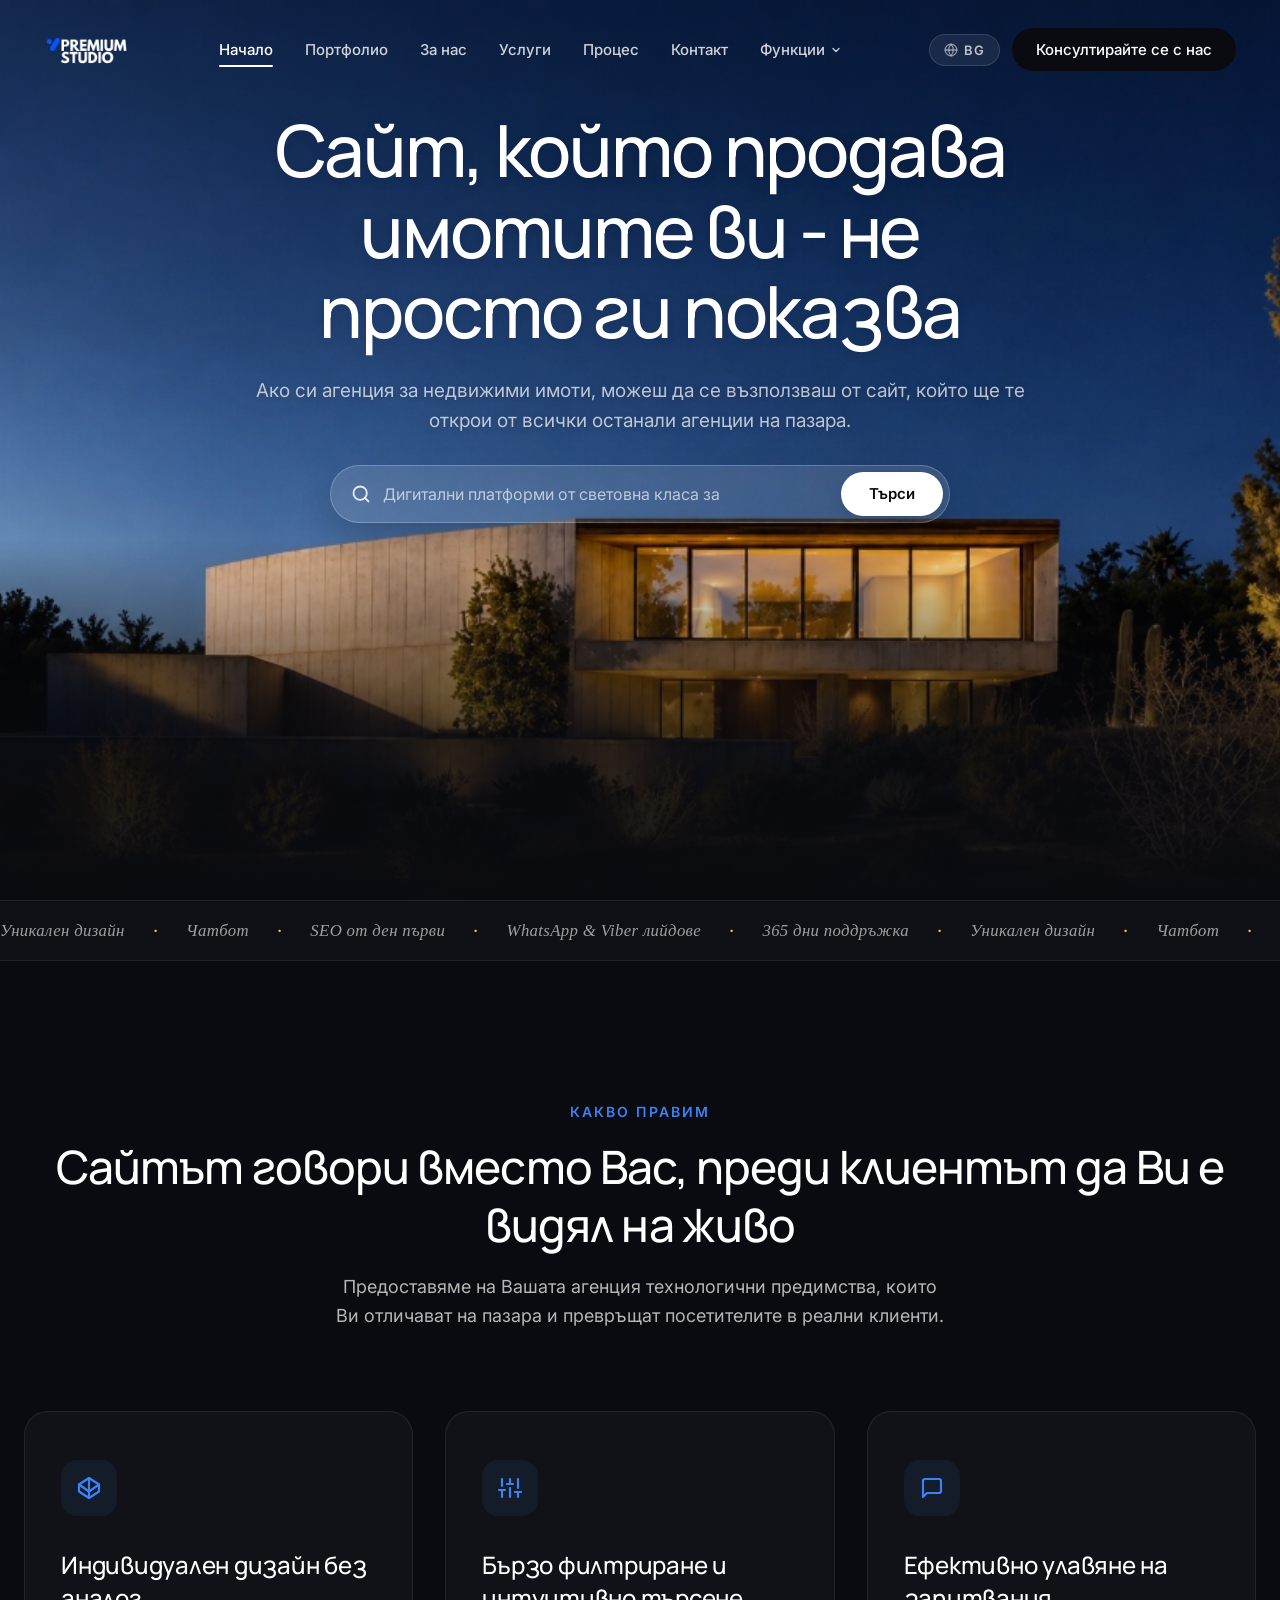
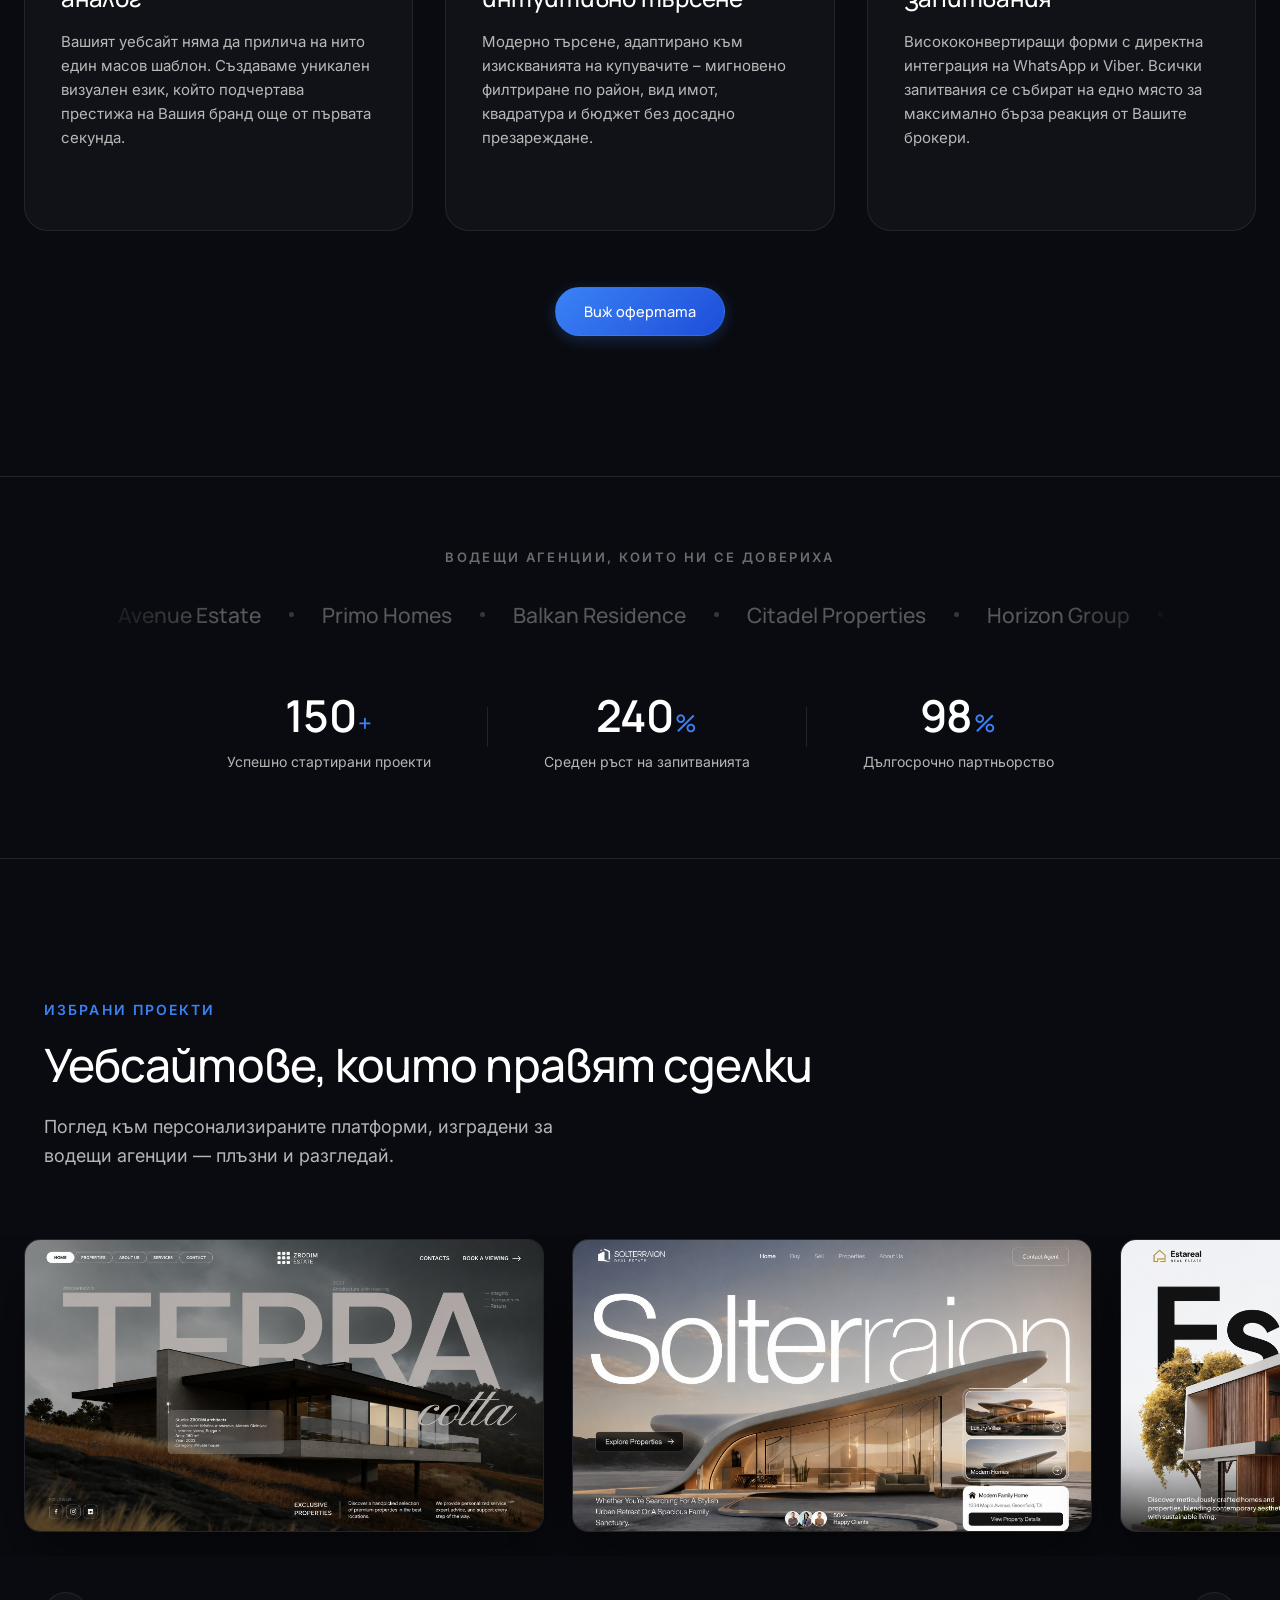
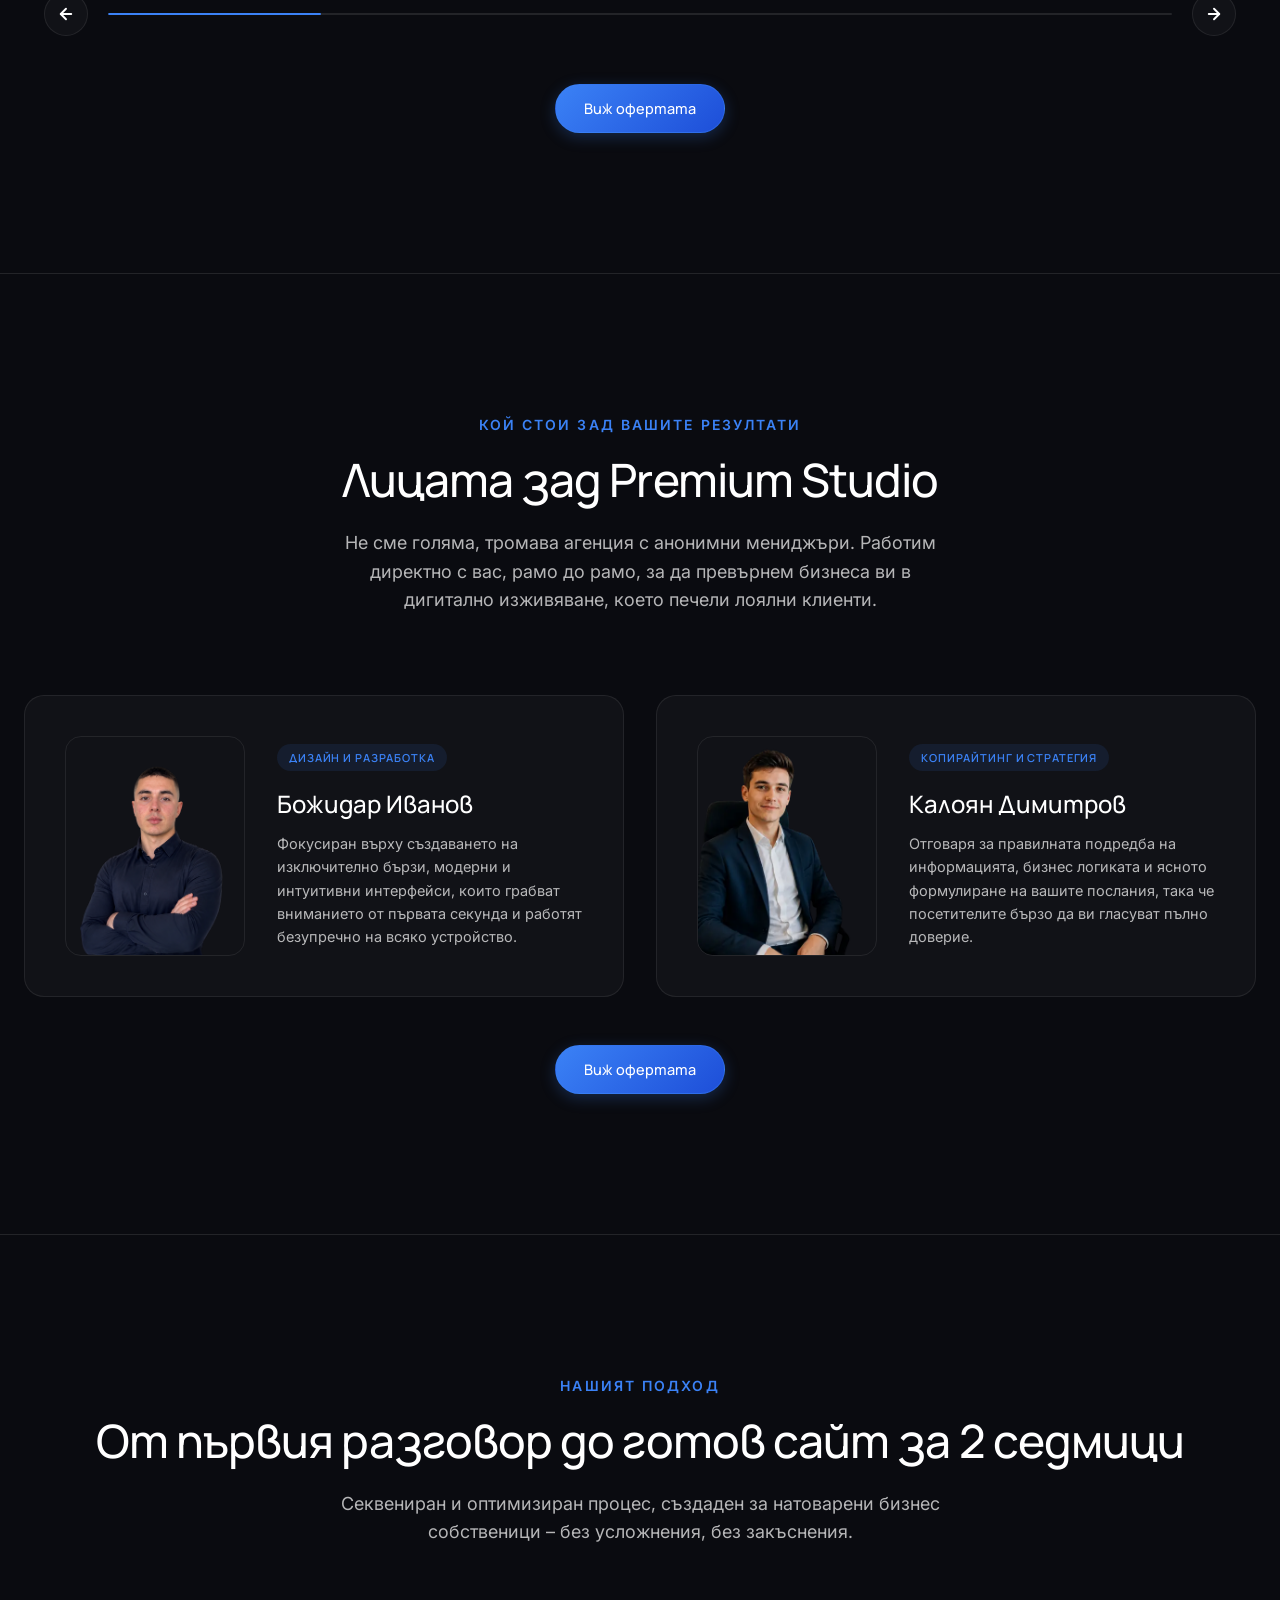
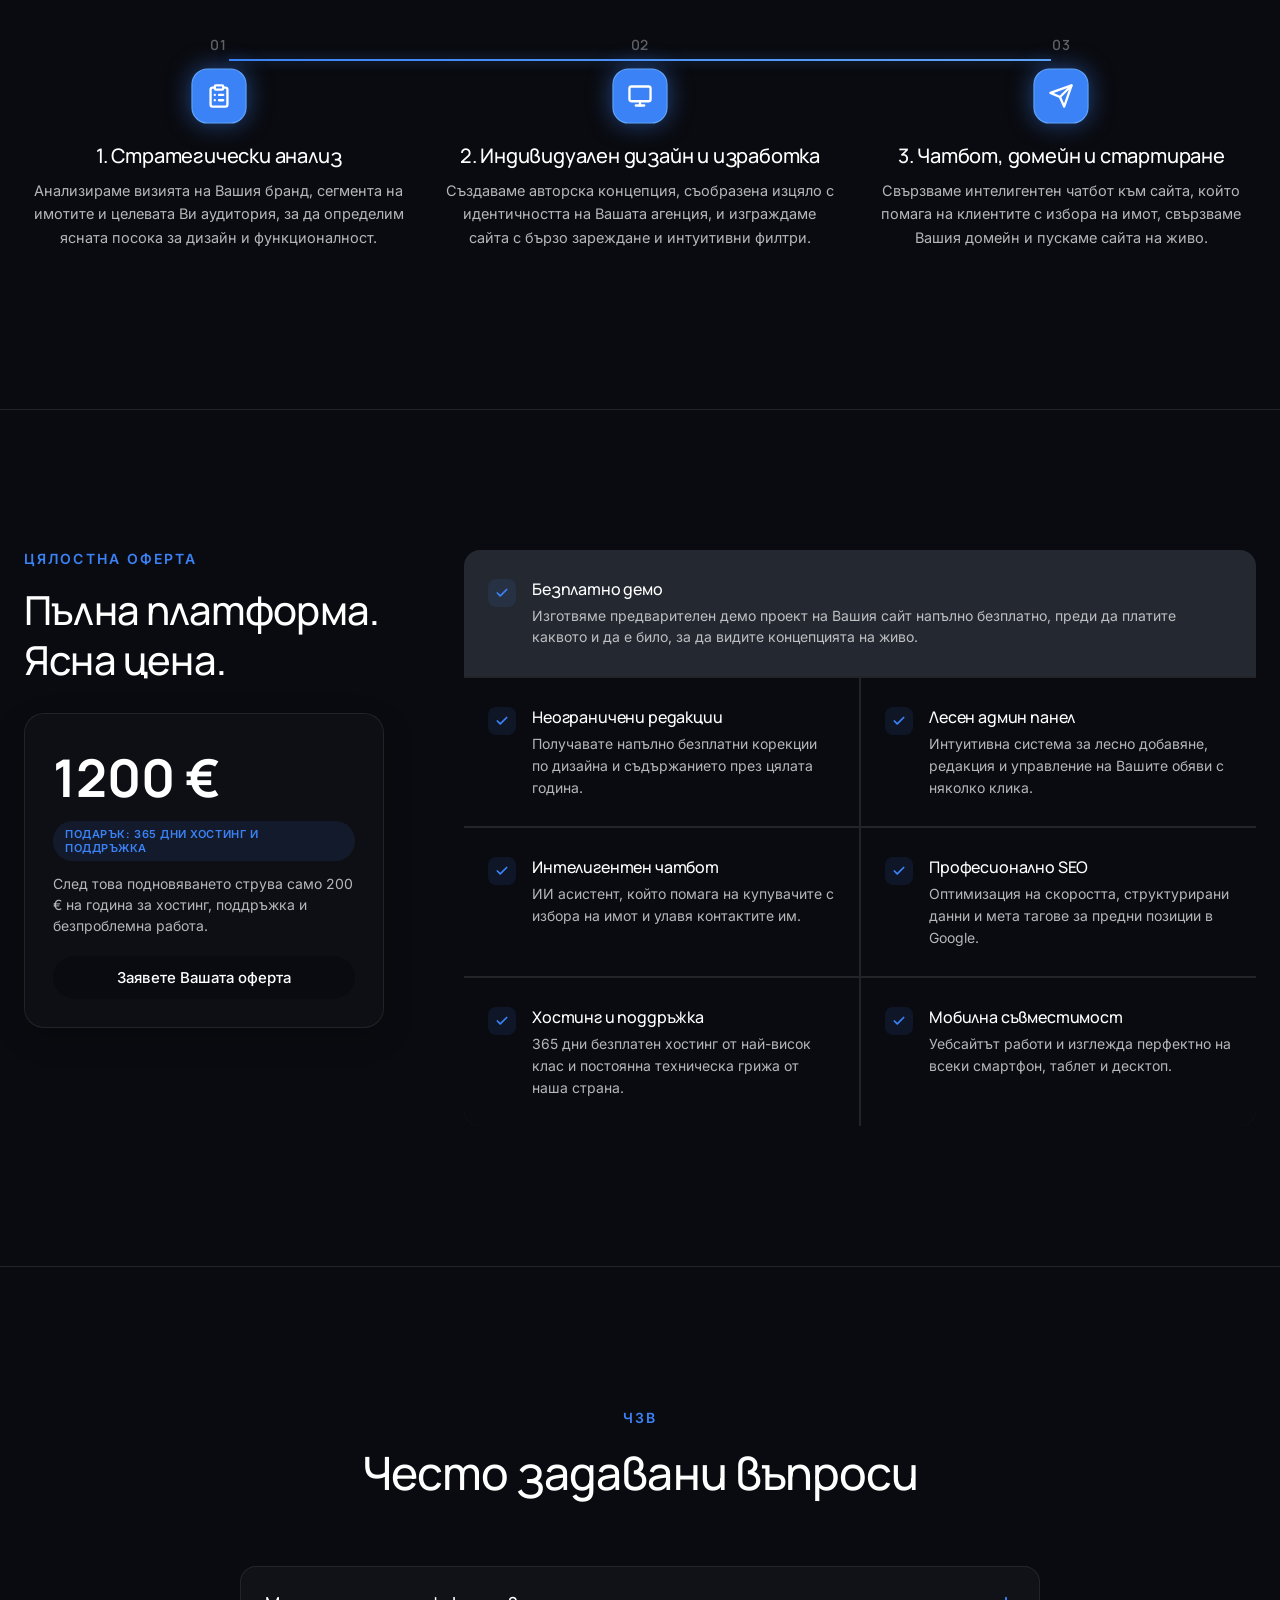
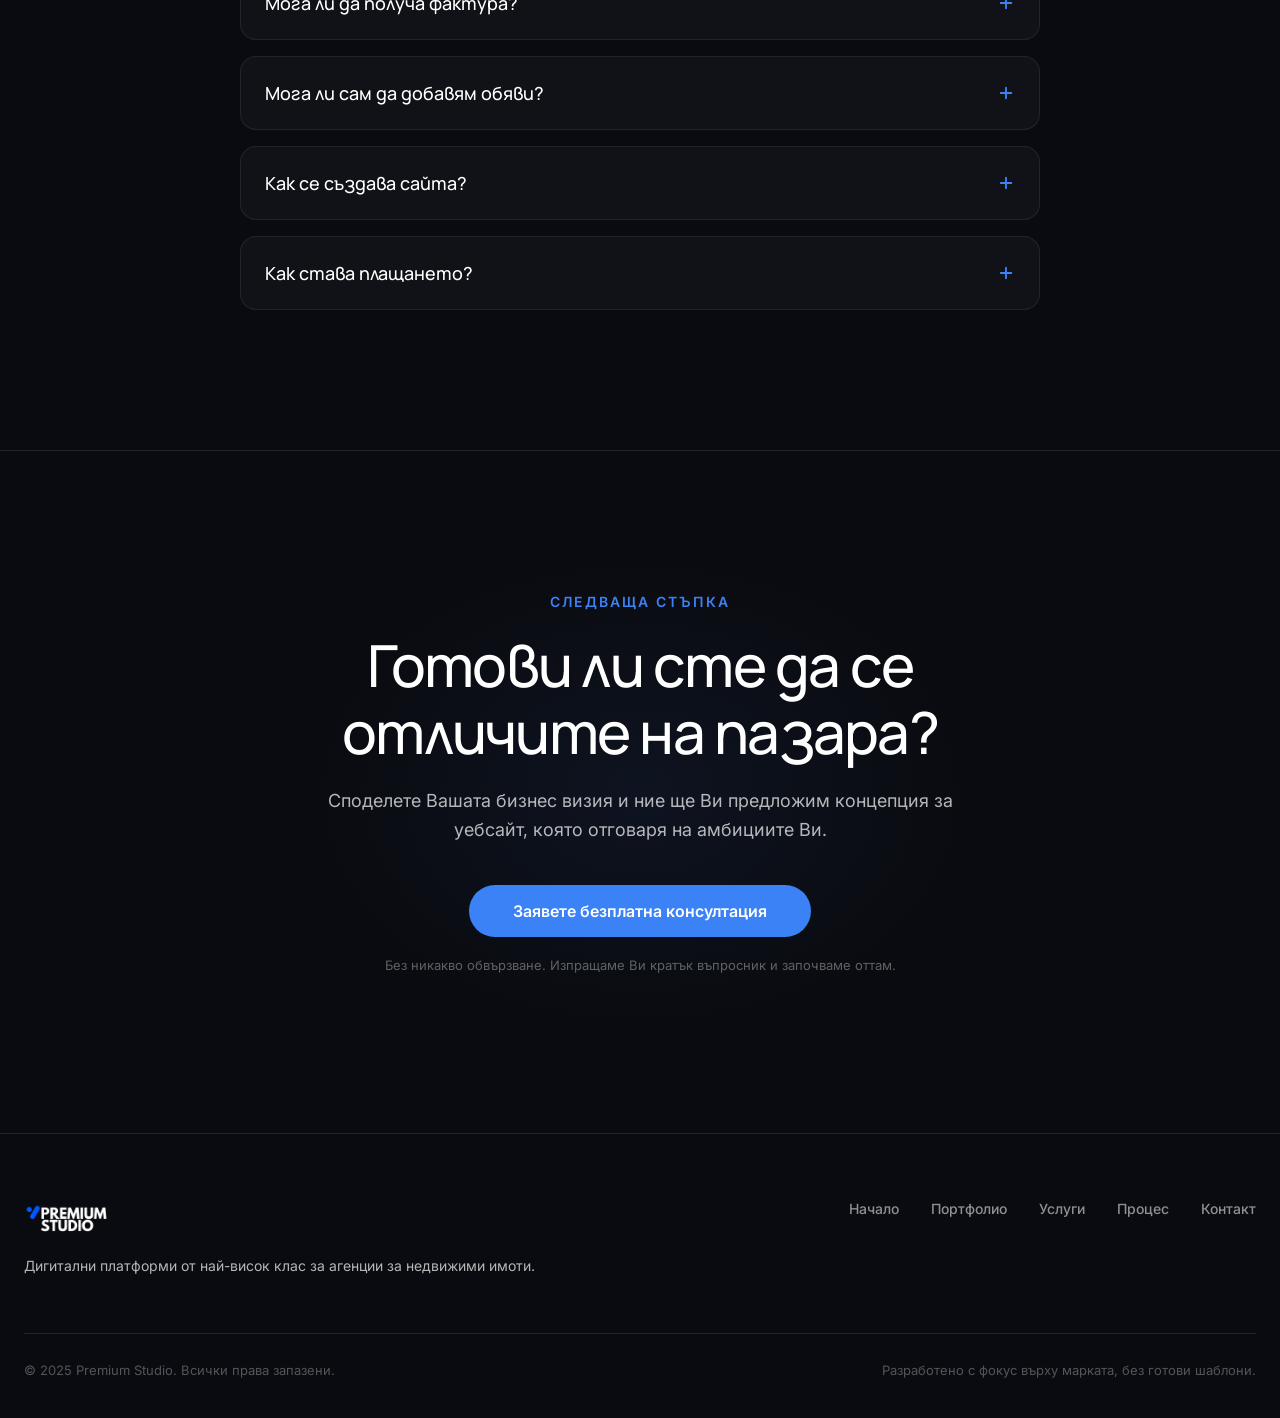
<file: index.html>
<!DOCTYPE html>
<html lang="bg">
<head>
  <meta charset="UTF-8">
  <meta name="viewport" content="width=device-width, initial-scale=1.0">
  <title>Premium Studio — World-Class Websites for Real Estate Agencies</title>
  <meta name="description" content="We design and build bespoke, high-converting websites for premium real estate agencies. Elevate your property brand today.">
  <link rel="preconnect" href="https://fonts.googleapis.com">
  <link rel="preconnect" href="https://fonts.gstatic.com" crossorigin>
  <link href="https://fonts.googleapis.com/css2?family=Outfit:wght@300;400;500;600;700&family=Manrope:wght@300;400;500;600;700&family=Inter:wght@300;400;500;600&display=swap" rel="stylesheet">
  <link rel="stylesheet" href="style.css?v=1.7">
</head>
<body>

  <!-- Header -->
  <header class="header" id="header">
    <div class="header-container">
      <a href="#" class="logo" id="logo-link">
        <img src="premium_studio_logo.png" alt="Premium Studio" class="logo-img">
      </a>

      <nav class="nav" id="desktop-nav">
        <ul class="nav-list">
          <li class="nav-item"><a href="#" class="nav-link active" data-i18n="nav.home">Home</a></li>
          <li class="nav-item"><a href="#portfolio-section" class="nav-link" data-i18n="nav.portfolio">Portfolio</a></li>
          <li class="nav-item"><a href="#about-section" class="nav-link" data-i18n="nav.about">About Us</a></li>
          <li class="nav-item"><a href="#" class="nav-link" data-i18n="nav.services">Services</a></li>
          <li class="nav-item"><a href="#" class="nav-link" data-i18n="nav.process">Process</a></li>
          <li class="nav-item"><a href="#" class="nav-link" data-i18n="nav.contact">Contact</a></li>
          <li class="nav-item dropdown" id="pages-dropdown">
            <a href="#" class="nav-link dropdown-toggle" id="dropdown-toggle">
              <span data-i18n="nav.features">Features</span>
              <svg class="chevron-icon" width="12" height="12" viewBox="0 0 24 24" fill="none" stroke="currentColor" stroke-width="2.5" stroke-linecap="round" stroke-linejoin="round">
                <polyline points="6 9 12 15 18 9"></polyline>
              </svg>
            </a>
            <ul class="dropdown-menu" id="dropdown-menu">
              <li><a href="#" class="dropdown-item" data-i18n="nav.feat.idx">IDX/MLS Feeds</a></li>
              <li><a href="#" class="dropdown-item" data-i18n="nav.feat.maps">Interactive Maps</a></li>
              <li><a href="#" class="dropdown-item" data-i18n="nav.feat.crm">CRM Integrations</a></li>
              <li><a href="#" class="dropdown-item" data-i18n="nav.feat.seo">SEO Tuning</a></li>
            </ul>
          </li>
        </ul>
      </nav>

      <div class="header-actions">
        <button class="lang-toggle" id="lang-toggle" aria-label="Switch language">
          <svg width="14" height="14" viewBox="0 0 24 24" fill="none" stroke="currentColor" stroke-width="2.2" stroke-linecap="round" stroke-linejoin="round">
            <circle cx="12" cy="12" r="10"></circle>
            <line x1="2" y1="12" x2="22" y2="12"></line>
            <path d="M12 2a15.3 15.3 0 0 1 4 10 15.3 15.3 0 0 1-4 10 15.3 15.3 0 0 1-4-10 15.3 15.3 0 0 1 4-10z"></path>
          </svg>
          <span id="lang-current">BG</span>
        </button>
        <a href="#" class="btn btn-primary" id="get-started-btn" data-i18n="nav.cta">Get started</a>
        <button class="mobile-menu-toggle" id="menu-toggle" aria-label="Toggle Menu">
          <span class="bar"></span>
          <span class="bar"></span>
          <span class="bar"></span>
        </button>
      </div>
    </div>
  </header>

  <!-- Mobile Nav -->
  <div class="mobile-nav" id="mobile-nav">
    <ul class="mobile-nav-list">
      <li><a href="#" class="mobile-nav-link active" data-i18n="nav.home">Home</a></li>
      <li><a href="#portfolio-section" class="mobile-nav-link" data-i18n="nav.portfolio">Portfolio</a></li>
      <li><a href="#about-section" class="mobile-nav-link" data-i18n="nav.about">About Us</a></li>
      <li><a href="#" class="mobile-nav-link" data-i18n="nav.services">Services</a></li>
      <li><a href="#" class="mobile-nav-link" data-i18n="nav.process">Process</a></li>
      <li><a href="#" class="mobile-nav-link" data-i18n="nav.contact">Contact</a></li>
      <li class="mobile-dropdown">
        <button class="mobile-dropdown-toggle" id="mobile-dropdown-toggle">
          <span data-i18n="nav.features">Features</span>
          <svg class="chevron-icon" width="14" height="14" viewBox="0 0 24 24" fill="none" stroke="currentColor" stroke-width="2.5" stroke-linecap="round" stroke-linejoin="round">
            <polyline points="6 9 12 15 18 9"></polyline>
          </svg>
        </button>
        <ul class="mobile-dropdown-menu" id="mobile-dropdown-menu">
          <li><a href="#" class="mobile-dropdown-item" data-i18n="nav.feat.idx">IDX/MLS Feeds</a></li>
          <li><a href="#" class="mobile-dropdown-item" data-i18n="nav.feat.maps">Interactive Maps</a></li>
          <li><a href="#" class="mobile-dropdown-item" data-i18n="nav.feat.crm">CRM Integrations</a></li>
          <li><a href="#" class="mobile-dropdown-item" data-i18n="nav.feat.seo">SEO Tuning</a></li>
        </ul>
      </li>
      <li><a href="#" class="btn btn-primary btn-block" id="mobile-get-started-btn" data-i18n="nav.cta">Get started</a></li>
    </ul>
  </div>

  <!-- Hero -->
  <section class="hero" id="hero-section">
    <div class="hero-bg-container">
      <div class="hero-bg-image"></div>
      <div class="hero-overlay"></div>
    </div>
    <div class="hero-container">
      <div class="hero-content">
        <h1 class="hero-title" id="hero-title" data-i18n="hero.title">World-class websites for<br>real estate agencies</h1>
        <p class="hero-subtitle" id="hero-subtitle" data-i18n="hero.subtitle">We craft high-end, bespoke digital experiences for premium property brands.<br>Attract luxury listings and convert buyers with award-winning design.</p>
        <div class="hero-actions">
          <div class="search-bar-container">
            <div class="search-bar">
              <div class="search-icon-wrapper">
                <svg class="search-icon" width="20" height="20" viewBox="0 0 24 24" fill="none" stroke="currentColor" stroke-width="2.2" stroke-linecap="round" stroke-linejoin="round">
                  <circle cx="11" cy="11" r="8"></circle>
                  <line x1="21" y1="21" x2="16.65" y2="16.65"></line>
                </svg>
              </div>
              <input type="text" class="search-input" id="search-input" placeholder="" readonly>
              <button class="search-btn" id="search-submit-btn" data-i18n="hero.search_btn">Search</button>
            </div>
          </div>
        </div>
      </div>
    </div>
  </section>

  <!-- Benefits Marquee -->
  <div class="benefits-marquee-container">
    <div class="benefits-marquee-track">
      <span data-i18n="marquee.b1">Уникален дизайн</span>
      <span class="marquee-sep">·</span>
      <span data-i18n="marquee.b2">Чатбот</span>
      <span class="marquee-sep">·</span>
      <span data-i18n="marquee.b3">SEO от ден първи</span>
      <span class="marquee-sep">·</span>
      <span data-i18n="marquee.b4">WhatsApp & Viber лийдове</span>
      <span class="marquee-sep">·</span>
      <span data-i18n="marquee.b5">365 дни поддръжка</span>
      <span class="marquee-sep">·</span>

      <span data-i18n="marquee.b1">Уникален дизайн</span>
      <span class="marquee-sep">·</span>
      <span data-i18n="marquee.b2">Чатбот</span>
      <span class="marquee-sep">·</span>
      <span data-i18n="marquee.b3">SEO от ден първи</span>
      <span class="marquee-sep">·</span>
      <span data-i18n="marquee.b4">WhatsApp & Viber лийдове</span>
      <span class="marquee-sep">·</span>
      <span data-i18n="marquee.b5">365 дни поддръжка</span>
      <span class="marquee-sep">·</span>
    </div>
  </div>

  <!-- Features -->
  <section class="features-section" id="features-section">
    <div class="features-container">
      <span class="section-tag" data-i18n="feat.tag">Our Expertise</span>
      <h2 class="section-title" data-i18n="feat.title">Designed to win premium listings</h2>
      <p class="section-subtitle" data-i18n="feat.subtitle">We equip your agency with high-performance features that outpace the competition and convert leads.</p>

      <div class="features-grid">
        <div class="feature-card">
          <div class="feature-icon-wrapper">
            <svg class="feature-icon" width="24" height="24" viewBox="0 0 24 24" fill="none" stroke="currentColor" stroke-width="2.2" stroke-linecap="round" stroke-linejoin="round">
              <polygon points="12 2 22 8.5 22 15.5 12 22 2 15.5 2 8.5 12 2"></polygon>
              <line x1="12" y1="2" x2="12" y2="22"></line>
              <path d="M2 8.5l10 7 10-7"></path>
            </svg>
          </div>
          <h3 class="feature-card-title" data-i18n="feat.card1.title">Design Unlike Any Other Agency</h3>
          <p class="feature-card-desc" data-i18n="feat.card1.desc">Your website looks nothing like any other real estate agency site. Clients feel the difference the moment they arrive — a distinctive visual identity that signals premium quality before a single word is read.</p>
        </div>

        <div class="feature-card">
          <div class="feature-icon-wrapper">
            <svg class="feature-icon" width="24" height="24" viewBox="0 0 24 24" fill="none" stroke="currentColor" stroke-width="2.2" stroke-linecap="round" stroke-linejoin="round">
              <line x1="4" y1="21" x2="4" y2="14"></line>
              <line x1="4" y1="10" x2="4" y2="3"></line>
              <line x1="12" y1="21" x2="12" y2="12"></line>
              <line x1="12" y1="8" x2="12" y2="3"></line>
              <line x1="20" y1="21" x2="20" y2="16"></line>
              <line x1="20" y1="12" x2="20" y2="3"></line>
              <line x1="1" y1="14" x2="7" y2="14"></line>
              <line x1="9" y1="8" x2="15" y2="8"></line>
              <line x1="17" y1="16" x2="23" y2="16"></line>
            </svg>
          </div>
          <h3 class="feature-card-title" data-i18n="feat.card2.title">Smart Search & Filters</h3>
          <p class="feature-card-desc" data-i18n="feat.card2.desc">Advanced property search built for the local market — filter by neighborhood, property type, size, and price range, with instant results and no page reloads.</p>
        </div>

        <div class="feature-card">
          <div class="feature-icon-wrapper">
            <svg class="feature-icon" width="24" height="24" viewBox="0 0 24 24" fill="none" stroke="currentColor" stroke-width="2.2" stroke-linecap="round" stroke-linejoin="round">
              <path d="M21 15a2 2 0 0 1-2 2H7l-4 4V5a2 2 0 0 1 2-2h14a2 2 0 0 1 2 2z"></path>
            </svg>
          </div>
          <h3 class="feature-card-title" data-i18n="feat.card3.title">Lead Capture & Inquiry Flows</h3>
          <p class="feature-card-desc" data-i18n="feat.card3.desc">High-converting inquiry forms with WhatsApp and Viber integration, automated follow-up sequences, and a clean overview of every incoming lead.</p>
        </div>
      </div>

      <div class="features-cta-wrapper" style="margin-top: 56px; text-align: center;">
        <a href="#services-section" class="btn btn-cta-glow" data-i18n="feat.cta">View the Offer</a>
      </div>
    </div>
  </section>

  <!-- Trust -->
  <section class="trust-section" id="trust-section">
    <div class="trust-container">
      <p class="trust-label" data-i18n="trust.label">Trusted by ambitious agencies worldwide</p>

      <div class="marquee">
        <div class="marquee-track">
          <span class="marquee-item">Avenue Estate</span><span class="marquee-dot"></span>
          <span class="marquee-item">Primo Homes</span><span class="marquee-dot"></span>
          <span class="marquee-item">Balkan Residence</span><span class="marquee-dot"></span>
          <span class="marquee-item">Citadel Properties</span><span class="marquee-dot"></span>
          <span class="marquee-item">Horizon Group</span><span class="marquee-dot"></span>
          <span class="marquee-item">Apex Properties</span><span class="marquee-dot"></span>
          <span class="marquee-item">Perla Estate</span><span class="marquee-dot"></span>
          <span class="marquee-item">Nova Residence</span><span class="marquee-dot"></span>
          <span class="marquee-item">Avenue Estate</span><span class="marquee-dot"></span>
          <span class="marquee-item">Primo Homes</span><span class="marquee-dot"></span>
          <span class="marquee-item">Balkan Residence</span><span class="marquee-dot"></span>
          <span class="marquee-item">Citadel Properties</span><span class="marquee-dot"></span>
          <span class="marquee-item">Horizon Group</span><span class="marquee-dot"></span>
          <span class="marquee-item">Apex Properties</span><span class="marquee-dot"></span>
          <span class="marquee-item">Perla Estate</span><span class="marquee-dot"></span>
          <span class="marquee-item">Nova Residence</span><span class="marquee-dot"></span>
        </div>
      </div>

      <div class="trust-stats">
        <div class="trust-stat">
          <div class="trust-stat-value"><span class="trust-stat-number" data-count="150">0</span><span class="trust-stat-suffix">+</span></div>
          <span class="trust-stat-label" data-i18n="trust.stat1">Agencies launched</span>
        </div>
        <div class="trust-stat-divider"></div>
        <div class="trust-stat">
          <div class="trust-stat-value"><span class="trust-stat-number" data-count="240">0</span><span class="trust-stat-suffix">%</span></div>
          <span class="trust-stat-label" data-i18n="trust.stat2">Avg. inquiry increase</span>
        </div>
        <div class="trust-stat-divider"></div>
        <div class="trust-stat">
          <div class="trust-stat-value"><span class="trust-stat-number" data-count="98">0</span><span class="trust-stat-suffix">%</span></div>
          <span class="trust-stat-label" data-i18n="trust.stat3">Client retention rate</span>
        </div>
      </div>
    </div>
  </section>

  <!-- Portfolio -->
  <section class="portfolio-section" id="portfolio-section">
    <div class="portfolio-header">
      <span class="section-tag" data-i18n="port.tag">Selected Work</span>
      <h2 class="section-title" data-i18n="port.title">Websites that close listings</h2>
      <p class="section-subtitle" data-i18n="port.subtitle">A glimpse at the bespoke platforms we've engineered for premium agencies — drag to explore.</p>
    </div>

    <div class="portfolio-carousel">
      <div class="portfolio-track" id="portfolio-track">

        <article class="portfolio-card">
          <div class="browser-mockup theme-amber">
            <div class="browser-body has-image">
              <img src="zrodim_estate.jpg" alt="Zrodim Estate Website" class="mockup-img">
            </div>
          </div>
        </article>

        <article class="portfolio-card">
          <div class="browser-mockup theme-teal">
            <div class="browser-body has-image">
              <img src="solterraion.jpg" alt="Solterraion Website" class="mockup-img">
            </div>
          </div>
        </article>

        <article class="portfolio-card">
          <div class="browser-mockup theme-violet">
            <div class="browser-body has-image">
              <img src="estareal.jpg" alt="Estareal Website" class="mockup-img">
            </div>
          </div>
        </article>

        <article class="portfolio-card">
          <div class="browser-mockup theme-rose">
            <div class="browser-body has-image">
              <img src="zenesis.jpg" alt="Zenesis Website" class="mockup-img">
            </div>
          </div>
        </article>

        <article class="portfolio-card">
          <div class="browser-mockup theme-emerald">
            <div class="browser-body has-image">
              <img src="oceanview.jpg" alt="Oceanview Properties Website" class="mockup-img">
            </div>
          </div>
        </article>

      </div>

      <div class="portfolio-controls">
        <button class="portfolio-arrow" id="portfolio-prev" aria-label="Previous project">
          <svg width="18" height="18" viewBox="0 0 24 24" fill="none" stroke="currentColor" stroke-width="2.5" stroke-linecap="round" stroke-linejoin="round"><line x1="19" y1="12" x2="5" y2="12"></line><polyline points="12 19 5 12 12 5"></polyline></svg>
        </button>
        <div class="portfolio-progress"><span class="portfolio-progress-bar" id="portfolio-progress-bar"></span></div>
        <button class="portfolio-arrow" id="portfolio-next" aria-label="Next project">
          <svg width="18" height="18" viewBox="0 0 24 24" fill="none" stroke="currentColor" stroke-width="2.5" stroke-linecap="round" stroke-linejoin="round"><line x1="5" y1="12" x2="19" y2="12"></line><polyline points="12 5 19 12 12 19"></polyline></svg>
        </button>
      </div>
      
      <div class="portfolio-cta-wrapper" style="margin-top: 48px; text-align: center;">
        <a href="#services-section" class="btn btn-cta-glow" data-i18n="feat.cta">View the Offer</a>
      </div>
    </div>
  </section>

  <!-- About Us -->
  <section class="about-section" id="about-section">
    <div class="about-container">
      <span class="section-tag" data-i18n="about.tag">Who is behind your results</span>
      <h2 class="section-title" data-i18n="about.title">The Faces Behind Premium Studio</h2>
      <p class="section-subtitle" data-i18n="about.subtitle">We are not a large, slow agency with anonymous managers. We work directly with you, shoulder to shoulder, to turn your agency's site into a digital experience that wins loyal clients.</p>
      
      <div class="about-grid">
        <div class="about-card">
          <div class="about-avatar-wrapper">
            <img src="team_bozhidar.png" alt="Bozhidar Ivanov" class="about-avatar">
          </div>
          <div class="about-meta">
            <span class="about-role-tag" data-i18n="about.role1">Design & Development</span>
            <h3 data-i18n="about.member1.name">Bozhidar Ivanov</h3>
            <p class="about-member-desc" data-i18n="about.member1.desc">Focused on creating exceptionally fast, modern, and intuitive interfaces that grab attention from the first second and work flawlessly on any device.</p>
          </div>
        </div>

        <div class="about-card">
          <div class="about-avatar-wrapper">
            <img src="team_kaloyan.png" alt="Kaloyan Dimitrov" class="about-avatar">
          </div>
          <div class="about-meta">
            <span class="about-role-tag" data-i18n="about.role2">Copywriting & Strategy</span>
            <h3 data-i18n="about.member2.name">Kaloyan Dimitrov</h3>
            <p class="about-member-desc" data-i18n="about.member2.desc">Responsible for the correct structure of information, business logic, and clear formulation of your messaging, so that visitors quickly grant you full trust.</p>
          </div>
        </div>
      </div>

      <div class="about-cta-wrapper" style="margin-top: 48px; text-align: center;">
        <a href="#services-section" class="btn btn-cta-glow" data-i18n="feat.cta">View the Offer</a>
      </div>
    </div>
  </section>

  <!-- Process -->
  <section class="process-section" id="process-section">
    <div class="process-container">
      <span class="section-tag" data-i18n="proc.tag">How We Work</span>
      <h2 class="section-title" data-i18n="proc.title">From first call to live site in 2 weeks</h2>
      <p class="section-subtitle" data-i18n="proc.subtitle">A streamlined, transparent process built for busy agency owners — no guesswork, no surprises.</p>

      <div class="process-timeline">
        <div class="process-line"><span class="process-line-fill" id="process-line-fill"></span></div>

        <div class="process-step">
          <div class="process-number">01</div>
          <div class="process-icon-wrapper">
            <svg class="process-icon" width="22" height="22" viewBox="0 0 24 24" fill="none" stroke="currentColor" stroke-width="2.2" stroke-linecap="round" stroke-linejoin="round"><path d="M16 4h2a2 2 0 0 1 2 2v14a2 2 0 0 1-2 2H6a2 2 0 0 1-2-2V6a2 2 0 0 1 2-2h2"></path><rect x="8" y="2" width="8" height="4" rx="1" ry="1"></rect><line x1="12" y1="11" x2="16" y2="11"></line><line x1="12" y1="16" x2="16" y2="16"></line><line x1="8" y1="11" x2="8.01" y2="11"></line><line x1="8" y1="16" x2="8.01" y2="16"></line></svg>
          </div>
          <h3 class="process-step-title" data-i18n="proc.step1.title">Strategic Analysis</h3>
          <p class="process-step-desc" data-i18n="proc.step1.desc">We analyze your brand's vision, property segment, and target audience to define a clear direction for design and features.</p>
        </div>

        <div class="process-step">
          <div class="process-number">02</div>
          <div class="process-icon-wrapper">
            <svg class="process-icon" width="22" height="22" viewBox="0 0 24 24" fill="none" stroke="currentColor" stroke-width="2.2" stroke-linecap="round" stroke-linejoin="round"><rect x="2" y="3" width="20" height="14" rx="2" ry="2"></rect><line x1="8" y1="21" x2="16" y2="21"></line><line x1="12" y1="17" x2="12" y2="21"></line></svg>
          </div>
          <h3 class="process-step-title" data-i18n="proc.step2.title">Bespoke Design & Build</h3>
          <p class="process-step-desc" data-i18n="proc.step2.desc">We design a unique concept tailored to your agency's brand identity and develop it with clean code and high performance.</p>
        </div>

        <div class="process-step">
          <div class="process-number">03</div>
          <div class="process-icon-wrapper">
            <svg class="process-icon" width="22" height="22" viewBox="0 0 24 24" fill="none" stroke="currentColor" stroke-width="2.2" stroke-linecap="round" stroke-linejoin="round"><line x1="22" y1="2" x2="11" y2="13"></line><polygon points="22 2 15 22 11 13 2 9 22 2"></polygon></svg>
          </div>
          <h3 class="process-step-title" data-i18n="proc.step3.title">Chatbot, Domain &amp; Launch</h3>
          <p class="process-step-desc" data-i18n="proc.step3.desc">We connect an intelligent AI chatbot to help clients find properties, link your domain, and launch the platform live.</p>
        </div>
      </div>
    </div>
  </section>




  <!-- Services / What's Included -->
  <section class="services-section" id="services-section">
    <div class="services-container">
      <div class="services-header-row">
        <div class="services-header-text">
          <span class="section-tag" data-i18n="serv.tag">What's Included</span>
          <h2 class="section-title" data-i18n="serv.title">Everything your agency needs</h2>
          <div class="pricing-card" style="background: rgba(255, 255, 255, 0.02); border: 1px solid var(--color-card-border); border-radius: 20px; padding: 28px; margin: 28px 0; text-align: left; box-shadow: 0 10px 30px rgba(0, 0, 0, 0.2);">
            <div style="font-size: 52px; font-weight: 700; color: var(--color-light); font-family: var(--font-primary); margin-bottom: 8px;">1200 €</div>
            <div style="display: inline-block; font-size: 11px; font-weight: 600; color: #3b82f6; background: rgba(59, 130, 246, 0.1); padding: 6px 12px; border-radius: 100px; text-transform: uppercase; letter-spacing: 0.05em; margin-bottom: 12px;" data-i18n="serv.promo">GIFT: 365 days hosting & support</div>
            <p style="font-size: 14px; color: var(--color-text-secondary); line-height: 1.5; margin: 0 0 20px 0;" data-i18n="serv.promo_desc">Afterwards, renew hosting and support for just 200 € / year, only if you want us to keep managing everything.</p>
            <a href="#" class="btn btn-primary" style="width: 100%; text-align: center; justify-content: center; display: inline-flex;" data-i18n="serv.cta">Start the conversation</a>
          </div>
        </div>
        <div class="services-grid">
          <div class="service-item featured">
            <div class="service-check"><svg width="14" height="14" viewBox="0 0 24 24" fill="none" stroke="currentColor" stroke-width="3" stroke-linecap="round" stroke-linejoin="round"><polyline points="20 6 9 17 4 12"></polyline></svg></div>
            <div class="service-text">
              <h3 class="service-title" data-i18n="serv.i0.title">Free Demo</h3>
              <p class="service-desc" data-i18n="serv.i0.desc">We create a draft demo of your site completely free before you pay anything, so you see the concept live.</p>
            </div>
          </div>
          <div class="service-item">
            <div class="service-check"><svg width="14" height="14" viewBox="0 0 24 24" fill="none" stroke="currentColor" stroke-width="3" stroke-linecap="round" stroke-linejoin="round"><polyline points="20 6 9 17 4 12"></polyline></svg></div>
            <div class="service-text">
              <h3 class="service-title" data-i18n="serv.i1.title">Custom Visual Design</h3>
              <p class="service-desc" data-i18n="serv.i1.desc">A unique concept built around your brand — never a template.</p>
            </div>
          </div>
          <div class="service-item">
            <div class="service-check"><svg width="14" height="14" viewBox="0 0 24 24" fill="none" stroke="currentColor" stroke-width="3" stroke-linecap="round" stroke-linejoin="round"><polyline points="20 6 9 17 4 12"></polyline></svg></div>
            <div class="service-text">
              <h3 class="service-title" data-i18n="serv.i2.title">Property Listing System</h3>
              <p class="service-desc" data-i18n="serv.i2.desc">Search, smart filters, and a dedicated page for every listing.</p>
            </div>
          </div>
          <div class="service-item">
            <div class="service-check"><svg width="14" height="14" viewBox="0 0 24 24" fill="none" stroke="currentColor" stroke-width="3" stroke-linecap="round" stroke-linejoin="round"><polyline points="20 6 9 17 4 12"></polyline></svg></div>
            <div class="service-text">
              <h3 class="service-title" data-i18n="serv.i3.title">Inquiry &amp; Lead Tools</h3>
              <p class="service-desc" data-i18n="serv.i3.desc">WhatsApp and Viber integration, clean inquiry dashboard.</p>
            </div>
          </div>
          <div class="service-item">
            <div class="service-check"><svg width="14" height="14" viewBox="0 0 24 24" fill="none" stroke="currentColor" stroke-width="3" stroke-linecap="round" stroke-linejoin="round"><polyline points="20 6 9 17 4 12"></polyline></svg></div>
            <div class="service-text">
              <h3 class="service-title" data-i18n="serv.i4.title">Full SEO Setup</h3>
              <p class="service-desc" data-i18n="serv.i4.desc">Technical SEO, structured data, and meta tags built in from day one.</p>
            </div>
          </div>
          <div class="service-item">
            <div class="service-check"><svg width="14" height="14" viewBox="0 0 24 24" fill="none" stroke="currentColor" stroke-width="3" stroke-linecap="round" stroke-linejoin="round"><polyline points="20 6 9 17 4 12"></polyline></svg></div>
            <div class="service-text">
              <h3 class="service-title" data-i18n="serv.i5.title">Mobile Optimised</h3>
              <p class="service-desc" data-i18n="serv.i5.desc">Pixel-perfect on every device — desktop, tablet, and phone.</p>
            </div>
          </div>
          <div class="service-item">
            <div class="service-check"><svg width="14" height="14" viewBox="0 0 24 24" fill="none" stroke="currentColor" stroke-width="3" stroke-linecap="round" stroke-linejoin="round"><polyline points="20 6 9 17 4 12"></polyline></svg></div>
            <div class="service-text">
              <h3 class="service-title" data-i18n="serv.i6.title">Ongoing Support</h3>
              <p class="service-desc" data-i18n="serv.i6.desc">We stay on as your technical partner after launch — not a handoff.</p>
            </div>
          </div>
        </div>
      </div>
    </div>
  </section>

  <!-- FAQ Section -->
  <section class="faq-section" id="faq-section">
    <div class="faq-container">
      <span class="section-tag" data-i18n="faq.tag">FAQ</span>
      <h2 class="section-title" data-i18n="faq.title">Frequently Asked Questions</h2>
      
      <div class="faq-list">
        <div class="faq-item">
          <button class="faq-question">
            <span data-i18n="faq.q1">Мога ли да получа фактура?</span>
            <span class="faq-icon"><svg width="18" height="18" viewBox="0 0 24 24" fill="none" stroke="currentColor" stroke-width="2.5" stroke-linecap="round" stroke-linejoin="round"><line x1="12" y1="5" x2="12" y2="19"></line><line x1="5" y1="12" x2="19" y2="12"></line></svg></span>
          </button>
          <div class="faq-answer-wrapper">
            <div class="faq-answer" data-i18n="faq.a1">
              Да, издаваме официална данъчна фактура за всяко плащане.
            </div>
          </div>
        </div>

        <div class="faq-item">
          <button class="faq-question">
            <span data-i18n="faq.q2">Мога ли сам да добавям обяви?</span>
            <span class="faq-icon"><svg width="18" height="18" viewBox="0 0 24 24" fill="none" stroke="currentColor" stroke-width="2.5" stroke-linecap="round" stroke-linejoin="round"><line x1="12" y1="5" x2="12" y2="19"></line><line x1="5" y1="12" x2="19" y2="12"></line></svg></span>
          </button>
          <div class="faq-answer-wrapper">
            <div class="faq-answer" data-i18n="faq.a2">
              Да, получавате изключително лесен за ползване административен панел, чрез който можете да добавяте, променяте и премахвате имоти и обяви с няколко клика.
            </div>
          </div>
        </div>

        <div class="faq-item">
          <button class="faq-question">
            <span data-i18n="faq.q3">Как се създава сайта?</span>
            <span class="faq-icon"><svg width="18" height="18" viewBox="0 0 24 24" fill="none" stroke="currentColor" stroke-width="2.5" stroke-linecap="round" stroke-linejoin="round"><line x1="12" y1="5" x2="12" y2="19"></line><line x1="5" y1="12" x2="19" y2="12"></line></svg></span>
          </button>
          <div class="faq-answer-wrapper">
            <div class="faq-answer" data-i18n="faq.a3">
              Сайтът се разработва с помощта на най-новите модели изкуствен интелект (ИИ), създадени специално за програмиране. Използваме Claude Code и най-мощния модел Claude Opus 4.8 за безкомпромисна бързина и чист код.
            </div>
          </div>
        </div>

        <div class="faq-item">
          <button class="faq-question">
            <span data-i18n="faq.q4">Как става плащането?</span>
            <span class="faq-icon"><svg width="18" height="18" viewBox="0 0 24 24" fill="none" stroke="currentColor" stroke-width="2.5" stroke-linecap="round" stroke-linejoin="round"><line x1="12" y1="5" x2="12" y2="19"></line><line x1="5" y1="12" x2="19" y2="12"></line></svg></span>
          </button>
          <div class="faq-answer-wrapper">
            <div class="faq-answer" data-i18n="faq.a4">
              Плащането се извършва по банков път. За Ваше пълно спокойствие, в самото начало изготвяме безплатно демо на Вашия сайт. Ако дизайнът и концепцията Ви харесат, се заплащат 50% авансово, а останалата половина — едва накрая, когато сайтът е напълно готов и Ви удовлетворява на 100%.
            </div>
          </div>
        </div>
      </div>
    </div>
  </section>

  <!-- CTA -->
  <section class="cta-section" id="cta-section">
    <div class="cta-glow"></div>
    <div class="cta-container">
      <span class="section-tag" data-i18n="cta.tag">Get Started</span>
      <h2 class="cta-title" data-i18n="cta.title">Ready to stand out?</h2>
      <p class="cta-subtitle" data-i18n="cta.subtitle">Tell us about your agency and we'll show you what a site built around your brand looks like.</p>
      <a href="#" class="btn btn-cta" data-i18n="cta.btn">Start the conversation</a>
      <p class="cta-note" data-i18n="cta.note">No commitment. We'll send you a short questionnaire and take it from there.</p>
    </div>
  </section>

  <!-- Footer -->
  <footer class="footer" id="footer">
    <div class="footer-container">
      <div class="footer-top">
        <div class="footer-brand">
          <a href="#" class="logo">
            <img src="premium_studio_logo.png" alt="Premium Studio" class="logo-img">
          </a>
          <p class="footer-tagline" data-i18n="foot.tagline">World-class websites<br>for real estate agencies.</p>
        </div>
        <nav class="footer-nav">
          <ul>
            <li><a href="#" class="footer-nav-link" data-i18n="nav.home">Home</a></li>
            <li><a href="#" class="footer-nav-link" data-i18n="nav.portfolio">Portfolio</a></li>
            <li><a href="#" class="footer-nav-link" data-i18n="nav.services">Services</a></li>
            <li><a href="#" class="footer-nav-link" data-i18n="nav.process">Process</a></li>
            <li><a href="#" class="footer-nav-link" data-i18n="nav.contact">Contact</a></li>
          </ul>
        </nav>
      </div>
      <div class="footer-bottom">
        <p class="footer-copy" data-i18n="foot.copy">© 2025 Premium Studio. All rights reserved.</p>
        <p class="footer-made" data-i18n="foot.made">Built with intention, not a template.</p>
      </div>
    </div>
  </footer>

  <!-- Contact Popup -->
  <div class="popup-overlay" id="contact-popup">
    <div class="popup-container">
      <button class="popup-close" id="popup-close-btn" aria-label="Close popup">
        <svg width="20" height="20" viewBox="0 0 24 24" fill="none" stroke="currentColor" stroke-width="2.5" stroke-linecap="round" stroke-linejoin="round">
          <line x1="18" y1="6" x2="6" y2="18"></line>
          <line x1="6" y1="6" x2="18" y2="18"></line>
        </svg>
      </button>
      
      <h3 class="popup-title" data-i18n="popup.title">Request a Consultation</h3>
      <p class="popup-subtitle" data-i18n="popup.subtitle">Let's discuss how we can elevate your real estate brand online.</p>
      
      <form class="popup-form" id="telegram-contact-form">
        <div class="form-group">
          <label for="agency-name" data-i18n="popup.label.agency">Agency Name</label>
          <input type="text" id="agency-name" required placeholder="e.g. Premium Properties" data-i18n-placeholder="popup.placeholder.agency">
        </div>
        
        <div class="form-group">
          <label data-i18n="popup.label.has_site">Do you have a current website?</label>
          <div class="site-toggle-group">
            <button type="button" class="site-toggle-btn active" data-value="yes" data-i18n="popup.btn.yes">Yes</button>
            <button type="button" class="site-toggle-btn" data-value="no" data-i18n="popup.btn.no">No</button>
          </div>
          <input type="hidden" id="has-site-value" value="yes">
        </div>
        
        <div class="form-group">
          <label for="phone-number" data-i18n="popup.label.phone">Contact Phone Number</label>
          <input type="tel" id="phone-number" required placeholder="e.g. +359 888 888 888" data-i18n-placeholder="popup.placeholder.phone">
        </div>
        
        <button type="submit" class="btn btn-primary btn-block" id="form-submit-btn">
          <span data-i18n="popup.btn.submit">Send Request</span>
        </button>
        
        <p class="form-status" id="form-status-msg"></p>
      </form>
    </div>
  </div>

  <script src="main.js?v=1.7"></script>
</body>
</html>
</file>
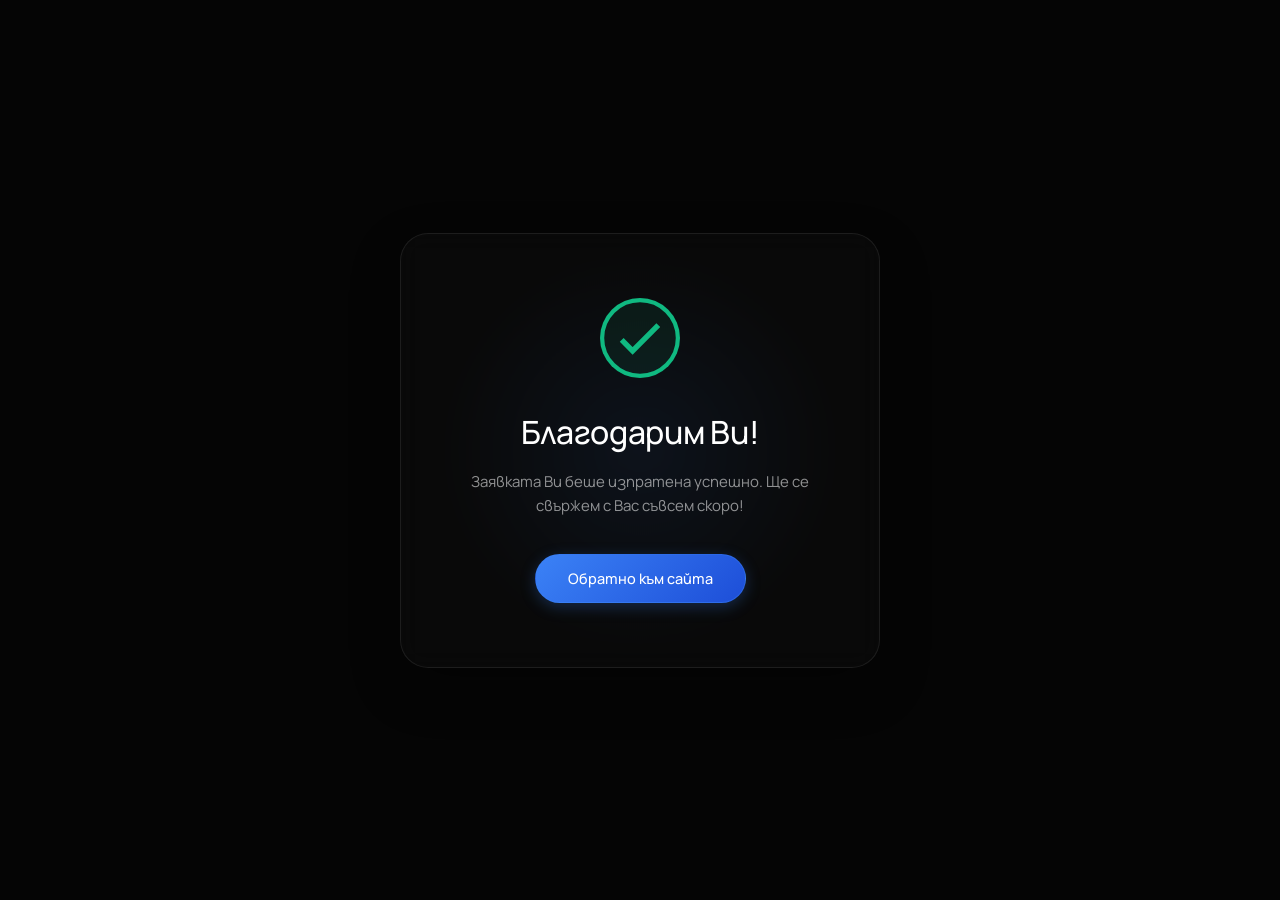
<file: thank-you.html>
<!DOCTYPE html>
<html lang="bg">
<head>
  <meta charset="UTF-8">
  <meta name="viewport" content="width=device-width, initial-scale=1.0">
  <title id="page-title">Благодарим Ви! — Premium Studio</title>
  
  <!-- Fonts -->
  <link rel="preconnect" href="https://fonts.googleapis.com">
  <link rel="preconnect" href="https://fonts.gstatic.com" crossorigin>
  <link href="https://fonts.googleapis.com/css2?family=Manrope:wght@400;500;600;700&family=Outfit:wght@400;500;600;700&display=swap" rel="stylesheet">
  
  <style>
    :root {
      --color-dark: #050505;
      --color-light: #ffffff;
      --color-text-secondary: rgba(255, 255, 255, 0.55);
      --color-card-border: rgba(255, 255, 255, 0.08);
      --font-primary: 'Outfit', sans-serif;
      --font-secondary: 'Manrope', sans-serif;
    }
    
    html[lang="bg"] {
      --font-primary: 'Manrope', sans-serif;
    }

    * {
      box-sizing: border-box;
      margin: 0;
      padding: 0;
    }

    body {
      background-color: var(--color-dark);
      color: var(--color-light);
      font-family: var(--font-secondary);
      display: flex;
      align-items: center;
      justify-content: center;
      min-height: 100vh;
      padding: 24px;
      overflow: hidden;
      position: relative;
    }

    /* Ambient background glow */
    .glow {
      position: absolute;
      width: 400px;
      height: 400px;
      background: radial-gradient(circle, rgba(59, 130, 246, 0.08) 0%, rgba(59, 130, 246, 0) 70%);
      top: 50%;
      left: 50%;
      transform: translate(-50%, -50%);
      z-index: 1;
      pointer-events: none;
    }

    .container {
      max-width: 480px;
      width: 100%;
      text-align: center;
      background-color: rgba(255, 255, 255, 0.02);
      border: 1px solid var(--color-card-border);
      border-radius: 28px;
      padding: 64px 40px;
      backdrop-filter: blur(12px);
      z-index: 2;
      box-shadow: 0 20px 50px rgba(0, 0, 0, 0.3);
      animation: slideUp 0.6s cubic-bezier(0.16, 1, 0.3, 1) forwards;
    }

    @keyframes slideUp {
      0% {
        opacity: 0;
        transform: translateY(30px);
      }
      100% {
        opacity: 1;
        transform: translateY(0);
      }
    }

    /* SVG Checkmark Animation */
    .checkmark {
      width: 80px;
      height: 80px;
      border-radius: 50%;
      display: block;
      stroke-width: 3.5;
      stroke: #10b981;
      stroke-miterlimit: 10;
      box-shadow: inset 0px 0px 0px rgba(16, 185, 129, 0);
      animation: fill .4s ease-in-out .4s forwards, scale .3s ease-in-out .9s;
      margin: 0 auto 32px;
    }

    .checkmark__circle {
      stroke-dasharray: 166;
      stroke-dashoffset: 166;
      stroke-width: 3.5;
      stroke-miterlimit: 10;
      stroke: #10b981;
      fill: none;
      animation: stroke 0.6s cubic-bezier(0.65, 0, 0.45, 1) forwards;
    }

    .checkmark__check {
      transform-origin: 50% 50%;
      stroke-dasharray: 48;
      stroke-dashoffset: 48;
      stroke: #10b981;
      animation: stroke 0.3s cubic-bezier(0.65, 0, 0.45, 1) 0.6s forwards;
    }

    @keyframes stroke {
      100% {
        stroke-dashoffset: 0;
      }
    }

    @keyframes fill {
      100% {
        box-shadow: inset 0px 0px 0px 40px rgba(16, 185, 129, 0.08);
      }
    }

    @keyframes scale {
      0%, 100% {
        transform: none;
      }
      50% {
        transform: scale3d(1.1, 1.1, 1);
      }
    }

    h1 {
      font-family: var(--font-primary);
      font-size: 32px;
      font-weight: 500;
      margin-bottom: 16px;
      letter-spacing: -0.01em;
    }

    p {
      color: var(--color-text-secondary);
      font-size: 15px;
      line-height: 1.6;
      margin-bottom: 36px;
    }

    .btn-back {
      background: linear-gradient(135deg, #3b82f6, #1d4ed8);
      border: 1px solid rgba(59, 130, 246, 0.4);
      box-shadow: 0 4px 15px rgba(59, 130, 246, 0.25);
      color: var(--color-light);
      text-decoration: none;
      font-family: var(--font-primary);
      font-size: 14.5px;
      font-weight: 500;
      display: inline-flex;
      align-items: center;
      justify-content: center;
      transition: all 0.3s cubic-bezier(0.16, 1, 0.3, 1);
      padding: 14px 32px;
      border-radius: 100px;
    }

    .btn-back:hover {
      transform: translateY(-2px);
      box-shadow: 0 8px 25px rgba(59, 130, 246, 0.45);
      border-color: #60a5fa;
    }

    .btn-back:active {
      transform: translateY(0);
    }
  </style>
</head>
<body>
  <div class="glow"></div>
  
  <div class="container">
    <svg class="checkmark" xmlns="http://www.w3.org/2000/svg" viewBox="0 0 52 52">
      <circle class="checkmark__circle" cx="26" cy="26" r="25" fill="none"/>
      <path class="checkmark__check" fill="none" d="M14.1 27.2l7.1 7.2 16.7-16.8"/>
    </svg>
    
    <h1 id="thank-you-title">Благодарим Ви!</h1>
    <p id="thank-you-desc">Заявката Ви беше изпратена успешно. Ще се свържем с Вас съвсем скоро!</p>
    
    <a href="index.html" class="btn-back" id="back-btn">Обратно към сайта</a>
  </div>

  <script>
    // Simple localization based on localStorage
    const lang = localStorage.getItem('premium-studio-lang') || 'bg';
    document.documentElement.lang = lang;
    
    const translations = {
      en: {
        pageTitle: 'Thank You! — Premium Studio',
        title: 'Thank You!',
        desc: 'Your request has been successfully submitted. We will get back to you shortly!',
        btn: 'Back to Website'
      },
      bg: {
        pageTitle: 'Благодарим Ви! — Premium Studio',
        title: 'Благодарим Ви!',
        desc: 'Заявката Ви беше изпратена успешно. Ще се свържем с Вас съвсем скоро!',
        btn: 'Обратно към сайта'
      }
    };
    
    const t = translations[lang] || translations.bg;
    
    document.getElementById('page-title').textContent = t.pageTitle;
    document.getElementById('thank-you-title').textContent = t.title;
    document.getElementById('thank-you-desc').textContent = t.desc;
    document.getElementById('back-btn').textContent = t.btn;
  </script>
</body>
</html>
</file>
<file: style.css>
/* --- CSS Reset and Base Styles --- */
*, *::before, *::after {
  box-sizing: border-box;
  margin: 0;
  padding: 0;
}

:root {
  --font-primary: 'Outfit', sans-serif;
  --font-secondary: 'Inter', sans-serif;
  --color-dark: #0a0b10;
  --color-light: #ffffff;
  --color-bg: #0a0b10;
  --color-card-bg: rgba(255, 255, 255, 0.03);
  --color-card-border: rgba(255, 255, 255, 0.08);
  --color-nav-link: rgba(255, 255, 255, 0.8);
  --color-nav-link-hover: #ffffff;
  --color-nav-link-active: #ffffff;
  --color-text-secondary: rgba(255, 255, 255, 0.7);
  --color-border-subtle: rgba(255, 255, 255, 0.1);
  --transition-smooth: all 0.3s cubic-bezier(0.4, 0, 0.2, 1);
  --transition-fast: all 0.2s ease;
}

body {
  font-family: var(--font-secondary);
  background-color: var(--color-bg);
  color: var(--color-light);
  overflow-x: hidden;
  -webkit-font-smoothing: antialiased;
}

/* --- Typography --- */
h1, h2, h3, h4, h5, h6 {
  font-family: var(--font-primary);
  font-weight: 600;
}

/* --- Buttons --- */
.btn {
  display: inline-flex;
  align-items: center;
  justify-content: center;
  font-family: var(--font-secondary);
  font-size: 15px;
  font-weight: 500;
  text-decoration: none;
  border-radius: 100px;
  transition: var(--transition-smooth);
  cursor: pointer;
  border: none;
  outline: none;
  white-space: nowrap;
}

.btn-primary {
  background-color: var(--color-dark);
  color: var(--color-light);
  padding: 12px 24px;
}

.btn-primary:hover {
  background-color: #262626;
  transform: translateY(-2px);
  box-shadow: 0 4px 15px rgba(0, 0, 0, 0.15);
}

.btn-primary:active {
  transform: translateY(0);
}

.btn-secondary {
  background-color: var(--color-dark);
  color: var(--color-light);
  padding: 16px 36px;
  font-size: 16px;
}

.btn-secondary:hover {
  background-color: #262626;
  transform: translateY(-3px);
  box-shadow: 0 8px 24px rgba(0, 0, 0, 0.2);
}

.btn-secondary:active {
  transform: translateY(-1px);
}

.btn-block {
  display: flex;
  width: 100%;
}

/* --- Header & Navigation --- */
.header {
  position: absolute;
  top: 0;
  left: 0;
  width: 100%;
  z-index: 100;
  padding: 28px 0;
}

.header-container {
  max-width: 1240px;
  margin: 0 auto;
  padding: 0 24px;
  display: flex;
  align-items: center;
  justify-content: space-between;
}

/* Logo */
.logo {
  display: flex;
  align-items: center;
  gap: 10px;
  text-decoration: none;
  color: var(--color-light);
  transition: var(--transition-fast);
  z-index: 110;
}

.logo-text {
  font-family: var(--font-primary);
  font-size: 24px;
  font-weight: 500;
  letter-spacing: -0.02em;
}

.logo-img {
  height: 40px;
  width: auto;
  display: block;
}

.logo:hover {
  opacity: 0.95;
}

/* Desktop Nav List */
.nav {
  display: flex;
}

.nav-list {
  display: flex;
  list-style: none;
  align-items: center;
  gap: 32px;
}

.nav-item {
  position: relative;
}

.nav-link {
  font-family: var(--font-secondary);
  font-size: 15px;
  font-weight: 500;
  color: var(--color-nav-link);
  text-decoration: none;
  transition: var(--transition-fast);
  display: flex;
  align-items: center;
  gap: 5px;
  padding: 8px 0;
}

.nav-link:hover {
  color: var(--color-nav-link-hover);
}

.nav-link.active {
  color: var(--color-nav-link-active);
}

.nav-link.active::after {
  content: '';
  position: absolute;
  bottom: 0;
  left: 0;
  width: 100%;
  height: 2px;
  background-color: var(--color-light);
  border-radius: 2px;
}

/* Chevron Icon */
.chevron-icon {
  transition: transform 0.2s ease;
}

.dropdown:hover .chevron-icon {
  transform: rotate(180deg);
}

/* Dropdown Menu styling */
.dropdown-menu {
  position: absolute;
  top: 100%;
  left: 50%;
  transform: translateX(-50%) translateY(10px);
  background-color: rgba(13, 14, 18, 0.95);
  backdrop-filter: blur(12px);
  -webkit-backdrop-filter: blur(12px);
  border: 1px solid rgba(255, 255, 255, 0.08);
  border-radius: 12px;
  box-shadow: 0 10px 30px rgba(0, 0, 0, 0.4);
  list-style: none;
  min-width: 170px;
  padding: 8px 0;
  opacity: 0;
  visibility: hidden;
  transition: var(--transition-smooth);
  z-index: 105;
}

.dropdown:hover .dropdown-menu {
  opacity: 1;
  visibility: visible;
  transform: translateX(-50%) translateY(0);
}

.dropdown-item {
  display: block;
  padding: 10px 20px;
  font-size: 14px;
  font-weight: 500;
  color: rgba(255, 255, 255, 0.8);
  text-decoration: none;
  transition: var(--transition-fast);
}

.dropdown-item:hover {
  background-color: rgba(255, 255, 255, 0.06);
  color: #ffffff;
  padding-left: 24px;
}

/* Header Actions */
.header-actions {
  display: flex;
  align-items: center;
  gap: 12px;
  z-index: 110;
}

/* Language Toggle Button */
.lang-toggle {
  display: inline-flex;
  align-items: center;
  gap: 6px;
  background: rgba(255, 255, 255, 0.07);
  border: 1px solid rgba(255, 255, 255, 0.13);
  border-radius: 100px;
  padding: 7px 14px;
  color: rgba(255, 255, 255, 0.72);
  font-family: var(--font-secondary);
  font-size: 13px;
  font-weight: 600;
  letter-spacing: 0.06em;
  cursor: pointer;
  transition: var(--transition-fast);
  outline: none;
  white-space: nowrap;
}

.lang-toggle:hover {
  background: rgba(255, 255, 255, 0.14);
  border-color: rgba(255, 255, 255, 0.28);
  color: #ffffff;
  transform: translateY(-1px);
}

.lang-toggle svg {
  opacity: 0.7;
  flex-shrink: 0;
}

@media (max-width: 380px) {
  #lang-current { display: none; }
  .lang-toggle { padding: 7px 10px; gap: 0; }
}

/* Mobile Menu Toggle button styling */
.mobile-menu-toggle {
  display: none;
  flex-direction: column;
  justify-content: space-between;
  width: 24px;
  height: 18px;
  background: none;
  border: none;
  cursor: pointer;
  padding: 0;
  outline: none;
}

.mobile-menu-toggle .bar {
  width: 100%;
  height: 2px;
  background-color: var(--color-light);
  border-radius: 2px;
  transition: var(--transition-smooth);
}

/* Toggle Animation */
.mobile-menu-toggle.open .bar:nth-child(1) {
  transform: translateY(8px) rotate(45deg);
}

.mobile-menu-toggle.open .bar:nth-child(2) {
  opacity: 0;
}

.mobile-menu-toggle.open .bar:nth-child(3) {
  transform: translateY(-8px) rotate(-45deg);
}

/* --- Mobile Navigation Drawer --- */
.mobile-nav {
  position: fixed;
  top: 0;
  right: -100%;
  width: 100%;
  height: 100vh;
  background: rgba(13, 27, 42, 0.8);
  backdrop-filter: blur(24px);
  -webkit-backdrop-filter: blur(24px);
  z-index: 95;
  display: flex;
  align-items: center;
  justify-content: center;
  transition: right 0.4s cubic-bezier(0.4, 0, 0.2, 1);
}

.mobile-nav.open {
  right: 0;
}

.mobile-nav-list {
  list-style: none;
  text-align: center;
  width: 100%;
  max-width: 320px;
  padding: 0 24px;
}

.mobile-nav-list li {
  margin: 24px 0;
  opacity: 0;
  transform: translateY(20px);
  transition: transform 0.4s ease, opacity 0.4s ease;
}

.mobile-nav.open .mobile-nav-list li {
  opacity: 1;
  transform: translateY(0);
}

/* Delays for children in mobile list fade-in */
.mobile-nav.open .mobile-nav-list li:nth-child(1) { transition-delay: 0.1s; }
.mobile-nav.open .mobile-nav-list li:nth-child(2) { transition-delay: 0.15s; }
.mobile-nav.open .mobile-nav-list li:nth-child(3) { transition-delay: 0.2s; }
.mobile-nav.open .mobile-nav-list li:nth-child(4) { transition-delay: 0.25s; }
.mobile-nav.open .mobile-nav-list li:nth-child(5) { transition-delay: 0.3s; }
.mobile-nav.open .mobile-nav-list li:nth-child(6) { transition-delay: 0.35s; }
.mobile-nav.open .mobile-nav-list li:nth-child(7) { transition-delay: 0.4s; }

.mobile-nav-link {
  font-family: var(--font-secondary);
  font-size: 20px;
  font-weight: 500;
  color: rgba(255, 255, 255, 0.85);
  text-decoration: none;
  transition: var(--transition-fast);
  display: inline-block;
}

.mobile-nav-link:hover, .mobile-nav-link.active {
  color: var(--color-light);
  transform: scale(1.05);
}

/* Mobile Dropdown styling */
.mobile-dropdown-toggle {
  background: none;
  border: none;
  color: rgba(255, 255, 255, 0.85);
  font-family: var(--font-secondary);
  font-size: 20px;
  font-weight: 500;
  cursor: pointer;
  display: inline-flex;
  align-items: center;
  gap: 8px;
  outline: none;
  transition: var(--transition-fast);
}

.mobile-dropdown-toggle:hover {
  color: var(--color-light);
}

.mobile-dropdown-menu {
  list-style: none;
  margin-top: 10px;
  max-height: 0;
  overflow: hidden;
  transition: max-height 0.3s cubic-bezier(0.4, 0, 0.2, 1);
}

.mobile-dropdown-menu.open {
  max-height: 200px;
}

.mobile-dropdown-item {
  display: block;
  padding: 8px 0;
  font-size: 16px;
  color: rgba(255, 255, 255, 0.65);
  text-decoration: none;
  transition: var(--transition-fast);
}

.mobile-dropdown-item:hover {
  color: var(--color-light);
}


/* --- Hero Section Styling --- */
.hero {
  position: relative;
  min-height: 100vh;
  display: flex;
  align-items: flex-start; /* Align content to top so it stays on sky */
  justify-content: center;
  overflow: hidden;
}

/* Hero Background and Overlay */
.hero-bg-container {
  position: absolute;
  inset: 0;
  z-index: 1;
}

.hero-bg-image {
  width: 100%;
  height: 100%;
  background-image: url('desert_house_desktop.jpg');
  background-size: cover;
  background-position: center 107%; /* Shift image down slightly to separate house from search bar */
  background-repeat: no-repeat;
  transition: transform 8s ease;
}

/* Subtle zoom effect for background to make it feel alive */
.hero:hover .hero-bg-image {
  transform: scale(1.03);
}

.hero-overlay {
  position: absolute;
  inset: 0;
  background: linear-gradient(to bottom,
    rgba(10, 11, 16, 0.35) 0%,
    rgba(10, 11, 16, 0.15) 30%,
    rgba(10, 11, 16, 0) 60%,
    rgba(10, 11, 16, 0.85) 85%,
    rgba(10, 11, 16, 1) 100%
  );
  z-index: 2;
}

/* Hero Content */
.hero-container {
  position: relative;
  z-index: 10;
  width: 100%;
  max-width: 1240px;
  margin: 0 auto;
  padding: 0 24px;
}

.hero-content {
  text-align: center;
  max-width: 800px;
  margin: 0 auto;
  padding-top: 110px; /* Position text perfectly on the blue sky */
  animation: fadeInUp 1s cubic-bezier(0.16, 1, 0.3, 1) forwards;
}

/* --- Search Bar Styling --- */
.search-bar-container {
  max-width: 620px;
  margin: 0 auto;
  width: 100%;
}

.search-bar {
  display: flex;
  align-items: center;
  background: rgba(255, 255, 255, 0.12);
  backdrop-filter: blur(20px);
  -webkit-backdrop-filter: blur(20px);
  border: 1px solid rgba(255, 255, 255, 0.22);
  border-radius: 100px;
  padding: 6px 6px 6px 20px;
  transition: var(--transition-smooth);
  box-shadow: 0 15px 35px rgba(0, 0, 0, 0.15);
}

.search-bar:focus-within, .search-bar:hover {
  background: rgba(255, 255, 255, 0.18);
  border-color: rgba(255, 255, 255, 0.4);
  box-shadow: 0 20px 45px rgba(0, 0, 0, 0.22);
}

.search-icon-wrapper {
  display: flex;
  align-items: center;
  justify-content: center;
  color: rgba(255, 255, 255, 0.85);
  margin-right: 12px;
}

.search-input {
  flex: 1;
  background: transparent;
  border: none;
  outline: none;
  color: var(--color-light);
  font-family: var(--font-secondary);
  font-size: 16px;
  font-weight: 400;
  padding-right: 16px;
  height: 44px;
}

.search-input::placeholder {
  color: rgba(255, 255, 255, 0.65);
}

.search-btn {
  background-color: var(--color-light);
  color: var(--color-dark);
  border: none;
  outline: none;
  font-family: var(--font-secondary);
  font-size: 15px;
  font-weight: 600;
  padding: 0 28px;
  border-radius: 100px;
  cursor: pointer;
  transition: var(--transition-smooth);
  box-shadow: 0 4px 12px rgba(0, 0, 0, 0.1);
  height: 44px;
  display: inline-flex;
  align-items: center;
  justify-content: center;
}

.search-btn:hover {
  background-color: var(--color-dark);
  color: var(--color-light);
  transform: translateY(-1px);
  box-shadow: 0 6px 16px rgba(0, 0, 0, 0.2);
}

.search-btn:active {
  transform: translateY(0);
}

.hero-title {
  color: var(--color-light);
  font-size: 72px;
  font-weight: 500;
  line-height: 1.12;
  letter-spacing: -0.03em;
  margin-bottom: 24px;
  text-shadow: 0 2px 12px rgba(0, 0, 0, 0.12);
}

.hero-subtitle {
  color: var(--color-text-secondary);
  font-size: 19px;
  font-weight: 400;
  line-height: 1.6;
  margin-bottom: 28px;
  text-shadow: 0 1px 6px rgba(0, 0, 0, 0.15);
}

/* Animations */
@keyframes fadeInUp {
  from {
    opacity: 0;
    transform: translateY(30px);
  }
  to {
    opacity: 1;
    transform: translateY(0);
  }
}

/* --- Media Queries --- */

/* Responsive for larger screens / tablets */
@media (max-width: 992px) {
  .nav {
    display: none;
  }
  
  .header-actions #get-started-btn {
    display: none; /* Hide desktop button, show mobile toggle */
  }

  .mobile-menu-toggle {
    display: flex;
  }
  
  .hero-title {
    font-size: 52px;
    margin-bottom: 20px;
  }

  .hero-subtitle {
    font-size: 17px;
    margin-bottom: 36px;
    padding: 0 20px;
  }

  .hero-bg-image {
    background-image: url('desert_house_mobile.jpg');
    background-position: 50% 112%;
  }
}

/* Mobile responsive (Portrait & Landscape) */
@media (max-width: 576px) {
  .header {
    padding: 20px 0;
  }

  .header-container {
    padding: 0 20px;
  }

  .logo-text {
    font-size: 21px;
  }
  
  .hero {
    min-height: 100vh;
    padding: 100px 0 60px 0;
  }

  .hero-content {
    padding-top: 15px; /* Pull text up higher to sit fully on the sky */
  }

  .hero-title {
    font-size: 36px;
    line-height: 1.2;
    letter-spacing: -0.02em;
    margin-bottom: 16px;
  }

  .hero-subtitle {
    font-size: 15px;
    line-height: 1.5;
    margin-bottom: 24px; /* Slightly tighter spacing to raise search bar */
    padding: 0 8px;
  }

  .hero-bg-image {
    background-position: 50% 118%; /* Push the house down further on mobile */
  }

  .search-bar {
    padding: 4px 4px 4px 14px;
  }

  .search-input {
    font-size: 14px;
    height: 38px;
  }

  .search-btn {
    padding: 0 16px;
    font-size: 13px;
    height: 38px;
  }
}

/* --- Features Section Styling --- */
.features-section {
  background-color: var(--color-dark);
  padding: 140px 24px;
  position: relative;
  z-index: 10;
}

.features-container {
  max-width: 1240px;
  margin: 0 auto;
  text-align: center;
}

.section-tag {
  font-family: var(--font-secondary);
  font-size: 14px;
  font-weight: 600;
  text-transform: uppercase;
  letter-spacing: 0.15em;
  color: #3b82f6; /* Premium blue accent */
  display: inline-block;
  margin-bottom: 18px;
}

.section-title {
  font-family: var(--font-primary);
  font-size: 46px;
  font-weight: 500;
  color: var(--color-light);
  line-height: 1.25;
  margin-bottom: 20px;
  letter-spacing: -0.02em;
}

.section-subtitle {
  font-family: var(--font-secondary);
  font-size: 18px;
  color: var(--color-text-secondary);
  max-width: 620px;
  margin: 0 auto 80px auto;
  line-height: 1.6;
}

/* Grid layout */
.features-grid {
  display: grid;
  grid-template-columns: repeat(3, 1fr);
  gap: 32px;
}

/* Premium Dark Glass Card */
.feature-card {
  background: var(--color-card-bg);
  border: 1px solid var(--color-card-border);
  border-radius: 24px;
  padding: 48px 36px;
  text-align: left;
  transition: var(--transition-smooth);
  position: relative;
  overflow: hidden;
}

/* Radial light glow tracking cursor position */
.feature-card::before {
  content: '';
  position: absolute;
  top: 0;
  left: 0;
  width: 100%;
  height: 100%;
  background: radial-gradient(400px circle at var(--x, 0px) var(--y, 0px), rgba(255, 255, 255, 0.05), transparent 45%);
  z-index: 1;
  pointer-events: none;
  opacity: 0;
  transition: opacity 0.4s ease;
}

.feature-card:hover::before {
  opacity: 1;
}

.feature-card:hover {
  transform: translateY(-8px);
  border-color: rgba(255, 255, 255, 0.18);
  background: rgba(255, 255, 255, 0.05);
  box-shadow: 0 25px 50px rgba(0, 0, 0, 0.4), 0 0 0 1px rgba(255, 255, 255, 0.08);
}

.feature-icon-wrapper {
  width: 56px;
  height: 56px;
  border-radius: 16px;
  background: rgba(59, 130, 246, 0.08);
  color: #3b82f6;
  display: flex;
  align-items: center;
  justify-content: center;
  margin-bottom: 32px;
  transition: var(--transition-smooth);
}

.feature-card:hover .feature-icon-wrapper {
  background: #3b82f6;
  color: #ffffff;
  transform: scale(1.05);
  box-shadow: 0 0 20px rgba(59, 130, 246, 0.45);
}

.feature-card-title {
  font-family: var(--font-primary);
  font-size: 24px;
  font-weight: 500;
  color: var(--color-light);
  margin-bottom: 16px;
  letter-spacing: -0.01em;
}

.feature-card-desc {
  font-family: var(--font-secondary);
  font-size: 15px;
  color: var(--color-text-secondary);
  line-height: 1.6;
  margin-bottom: 32px;
}

.feature-card-link {
  font-family: var(--font-secondary);
  font-size: 15px;
  font-weight: 600;
  color: #3b82f6;
  text-decoration: none;
  display: inline-flex;
  align-items: center;
  gap: 8px;
  transition: var(--transition-fast);
  position: relative;
  z-index: 2;
}

.feature-card-link svg {
  transition: transform 0.2s ease;
}

.feature-card-link:hover {
  color: #60a5fa;
}

.feature-card-link:hover svg {
  transform: translateX(4px);
}

/* Responsive Styles */
@media (max-width: 992px) {
  .features-grid {
    grid-template-columns: repeat(2, 1fr);
    gap: 24px;
  }
  .section-title {
    font-size: 38px;
  }
}

@media (max-width: 768px) {
  .features-grid {
    grid-template-columns: 1fr;
    gap: 20px;
  }
  .features-section {
    padding: 80px 20px;
  }
  .section-title {
    font-size: 32px;
  }
  .section-subtitle {
    margin-bottom: 48px;
    font-size: 16px;
  }
  .feature-card {
    padding: 36px 24px;
  }
}

/* ==========================================================================
   Trust / Social Proof Section
   ========================================================================== */
.trust-section {
  background-color: var(--color-dark);
  border-top: 1px solid var(--color-border-subtle);
  padding: 72px 24px 88px;
  position: relative;
  z-index: 10;
}

.trust-container {
  max-width: 1100px;
  margin: 0 auto;
  text-align: center;
}

.trust-label {
  font-family: var(--font-secondary);
  font-size: 13px;
  font-weight: 600;
  text-transform: uppercase;
  letter-spacing: 0.18em;
  color: rgba(255, 255, 255, 0.4);
  margin-bottom: 36px;
}

/* Marquee */
.marquee {
  overflow: hidden;
  -webkit-mask-image: linear-gradient(to right, transparent, #000 12%, #000 88%, transparent);
  mask-image: linear-gradient(to right, transparent, #000 12%, #000 88%, transparent);
  margin-bottom: 56px;
}

.marquee-track {
  display: flex;
  align-items: center;
  width: max-content;
  animation: marqueeScroll 32s linear infinite;
}

.marquee:hover .marquee-track {
  animation-play-state: paused;
}

.marquee-item {
  font-family: var(--font-primary);
  font-size: 21px;
  font-weight: 500;
  color: rgba(255, 255, 255, 0.32);
  white-space: nowrap;
  padding: 0 28px;
  transition: color 0.3s ease;
}

.marquee:hover .marquee-item:hover {
  color: rgba(255, 255, 255, 0.75);
}

.marquee-dot {
  width: 5px;
  height: 5px;
  border-radius: 50%;
  background: rgba(255, 255, 255, 0.18);
  flex-shrink: 0;
}

@keyframes marqueeScroll {
  from { transform: translateX(0); }
  to { transform: translateX(-50%); }
}

/* Stats */
.trust-stats {
  display: flex;
  align-items: center;
  justify-content: center;
  gap: 56px;
}

.trust-stat {
  display: flex;
  flex-direction: column;
  align-items: center;
  gap: 8px;
}

.trust-stat-value {
  display: flex;
  align-items: baseline;
  font-family: var(--font-primary);
  color: var(--color-light);
}

.trust-stat-number {
  font-size: 44px;
  font-weight: 600;
  letter-spacing: -0.02em;
}

.trust-stat-suffix {
  font-size: 24px;
  font-weight: 500;
  color: #3b82f6;
  margin-left: 2px;
}

.trust-stat-label {
  font-family: var(--font-secondary);
  font-size: 14px;
  color: var(--color-text-secondary);
}

.trust-stat-divider {
  width: 1px;
  height: 40px;
  background: var(--color-border-subtle);
}

@media (max-width: 768px) {
  .trust-section { padding: 56px 20px 64px; }
  .trust-stats { gap: 24px; }
  .trust-stat-number { font-size: 32px; }
  .trust-stat-suffix { font-size: 18px; }
  .trust-stat-divider { height: 30px; }
  .trust-stat-label { font-size: 12px; }
  .marquee-item { font-size: 17px; padding: 0 18px; }
}

/* ==========================================================================
   Portfolio / Showcase Section
   ========================================================================== */
.portfolio-section {
  background-color: var(--color-dark);
  border-top: 1px solid var(--color-border-subtle);
  padding: 140px 0;
  position: relative;
  z-index: 10;
  overflow: hidden;
}

.portfolio-header {
  max-width: 1240px;
  margin: 0 auto 64px;
  padding: 0 24px;
  text-align: left;
}

.portfolio-header .section-subtitle {
  margin: 0;
  max-width: 560px;
}

.portfolio-carousel {
  position: relative;
}

.portfolio-track {
  display: flex;
  gap: 28px;
  overflow-x: auto;
  scroll-snap-type: x mandatory;
  padding: 4px 24px 24px calc(50% - 620px + 24px);
  scroll-padding-left: calc(50% - 620px + 24px);
  scrollbar-width: none;
  cursor: grab;
  user-select: none;
}

.portfolio-track.dragging {
  cursor: grabbing;
  scroll-snap-type: none;
}

.portfolio-track::-webkit-scrollbar {
  display: none;
}

@media (max-width: 1280px) {
  .portfolio-track { padding-left: 24px; scroll-padding-left: 24px; }
}

.portfolio-card {
  flex: 0 0 auto;
  width: min(520px, 86vw);
  scroll-snap-align: start;
  display: flex;
  flex-direction: column;
}

.portfolio-tag {
  display: inline-block;
  font-family: var(--font-secondary);
  font-size: 12px;
  font-weight: 600;
  text-transform: uppercase;
  letter-spacing: 0.1em;
  color: rgba(255, 255, 255, 0.55);
  margin-bottom: 14px;
}

/* Browser Mockup */
.browser-mockup {
  border-radius: 16px;
  overflow: hidden;
  border: 1px solid var(--color-card-border);
  background: #11121a;
  box-shadow: 0 30px 60px rgba(0, 0, 0, 0.45);
  transition: var(--transition-smooth);
}

.portfolio-card:hover .browser-mockup {
  transform: translateY(-6px);
  box-shadow: 0 40px 80px rgba(0, 0, 0, 0.55);
  border-color: rgba(255, 255, 255, 0.16);
}

.browser-bar {
  display: flex;
  align-items: center;
  gap: 16px;
  padding: 12px 16px;
  background: rgba(255, 255, 255, 0.03);
  border-bottom: 1px solid var(--color-card-border);
}

.browser-dots {
  display: flex;
  gap: 6px;
  flex-shrink: 0;
}

.browser-dots span {
  width: 8px;
  height: 8px;
  border-radius: 50%;
  background: rgba(255, 255, 255, 0.15);
}

.browser-url {
  flex: 1;
  display: flex;
  align-items: center;
  gap: 6px;
  background: rgba(255, 255, 255, 0.04);
  border-radius: 6px;
  padding: 5px 10px;
  font-family: var(--font-secondary);
  font-size: 12px;
  color: rgba(255, 255, 255, 0.4);
}

.browser-body {
  padding: 20px;
  height: 280px;
  display: flex;
  flex-direction: column;
  gap: 14px;
}

.browser-body.has-image {
  padding: 0;
  height: auto !important;
  aspect-ratio: 1024 / 576;
}

.mockup-img {
  width: 100%;
  height: 100%;
  object-fit: cover;
  object-position: top;
  display: block;
}


.mock-nav {
  display: flex;
  align-items: center;
  gap: 14px;
}

.mock-logo {
  width: 22px;
  height: 22px;
  border-radius: 6px;
  background: rgba(255, 255, 255, 0.15);
  margin-right: 6px;
}

.mock-link {
  width: 38px;
  height: 6px;
  border-radius: 3px;
  background: rgba(255, 255, 255, 0.12);
}

.mock-pill {
  margin-left: auto;
  width: 56px;
  height: 18px;
  border-radius: 100px;
  background: rgba(255, 255, 255, 0.15);
}

.mock-hero {
  flex: 1;
  border-radius: 10px;
}

.mock-grid {
  display: grid;
  grid-template-columns: repeat(3, 1fr);
  gap: 8px;
  height: 46px;
}

.mock-grid span {
  border-radius: 6px;
}

/* Per-project theme accents */
.theme-amber .browser-url { color: #f5b942; }
.theme-amber .mock-hero { background: linear-gradient(135deg, #f5b942, #8a5a14); }
.theme-amber .mock-grid span { background: rgba(245, 185, 66, 0.16); }

.theme-teal .browser-url { color: #2dd4bf; }
.theme-teal .mock-hero { background: linear-gradient(135deg, #2dd4bf, #0f5e57); }
.theme-teal .mock-grid span { background: rgba(45, 212, 191, 0.16); }

.theme-violet .browser-url { color: #a78bfa; }
.theme-violet .mock-hero { background: linear-gradient(135deg, #a78bfa, #4c3185); }
.theme-violet .mock-grid span { background: rgba(167, 139, 250, 0.16); }

.theme-rose .browser-url { color: #fb7185; }
.theme-rose .mock-hero { background: linear-gradient(135deg, #fb7185, #8a2740); }
.theme-rose .mock-grid span { background: rgba(251, 113, 133, 0.16); }

.theme-emerald .browser-url { color: #34d399; }
.theme-emerald .mock-hero { background: linear-gradient(135deg, #34d399, #064e3b); }
.theme-emerald .mock-grid span { background: rgba(52, 211, 153, 0.16); }

.portfolio-meta {
  padding: 20px 4px 0;
}

.portfolio-meta h3 {
  font-family: var(--font-primary);
  font-size: 20px;
  font-weight: 500;
  color: var(--color-light);
  margin-bottom: 6px;
}

.portfolio-meta p {
  font-family: var(--font-secondary);
  font-size: 14px;
  color: var(--color-text-secondary);
  line-height: 1.55;
}

/* Carousel controls */
.portfolio-controls {
  display: flex;
  align-items: center;
  gap: 20px;
  max-width: 1240px;
  margin: 36px auto 0;
  padding: 0 24px;
}

.portfolio-arrow {
  flex-shrink: 0;
  width: 44px;
  height: 44px;
  border-radius: 50%;
  background: var(--color-card-bg);
  border: 1px solid var(--color-card-border);
  color: var(--color-light);
  display: flex;
  align-items: center;
  justify-content: center;
  cursor: pointer;
  transition: var(--transition-fast);
}

.portfolio-arrow:hover {
  background: #3b82f6;
  border-color: #3b82f6;
  transform: translateY(-2px);
}

.portfolio-progress {
  flex: 1;
  height: 2px;
  background: var(--color-border-subtle);
  border-radius: 2px;
  overflow: hidden;
}

.portfolio-progress-bar {
  display: block;
  height: 100%;
  width: 25%;
  background: #3b82f6;
  border-radius: 2px;
  transition: width 0.25s ease;
}

@media (max-width: 768px) {
  .portfolio-section { padding: 80px 0; }
  .portfolio-header { margin-bottom: 40px; }
  .browser-body { height: 230px; }
  .portfolio-controls { display: none; }
}

/* ==========================================================================
   Process Section
   ========================================================================== */
.process-section {
  background-color: var(--color-dark);
  border-top: 1px solid var(--color-border-subtle);
  padding: 140px 24px 160px;
  position: relative;
  z-index: 10;
}

.process-container {
  max-width: 1240px;
  margin: 0 auto;
  text-align: center;
}

.process-timeline {
  position: relative;
  display: grid;
  grid-template-columns: repeat(3, 1fr);
  gap: 32px;
  margin-top: 88px;
}

.process-line {
  position: absolute;
  top: 24px;
  left: 16.66%;
  right: 16.66%;
  height: 2px;
  background: var(--color-border-subtle);
  z-index: 1;
}

.process-line-fill {
  display: block;
  height: 100%;
  width: 0%;
  background: linear-gradient(to right, #3b82f6, #60a5fa);
  box-shadow: 0 0 12px rgba(59, 130, 246, 0.6);
  transition: width 0.1s ease-out, height 0.1s ease-out;
}

.process-step {
  position: relative;
  z-index: 2;
  text-align: center;
}

/* Align desktop items in a single horizontal line */
.process-step:nth-child(odd),
.process-step:nth-child(even) {
  transform: translateY(0);
}

.process-number {
  font-family: var(--font-primary);
  font-size: 14px;
  font-weight: 600;
  color: rgba(255, 255, 255, 0.35);
  letter-spacing: 0.05em;
  margin-bottom: 18px;
}

.process-icon-wrapper {
  width: 48px;
  height: 48px;
  border-radius: 14px;
  background: var(--color-card-bg);
  border: 1px solid var(--color-card-border);
  color: #3b82f6;
  display: flex;
  align-items: center;
  justify-content: center;
  margin: 0 auto 22px;
  transition: var(--transition-smooth);
}

.process-step:hover .process-icon-wrapper,
.process-step.active .process-icon-wrapper {
  background: #3b82f6;
  color: #ffffff;
  transform: scale(1.15);
  box-shadow: 0 0 20px rgba(59, 130, 246, 0.5);
  border-color: #60a5fa;
}

.process-step-title {
  font-family: var(--font-primary);
  font-size: 20px;
  font-weight: 500;
  color: var(--color-light);
  margin-bottom: 10px;
  letter-spacing: -0.01em;
}

.process-step-desc {
  font-family: var(--font-secondary);
  font-size: 14.5px;
  color: var(--color-text-secondary);
  line-height: 1.6;
}

@media (max-width: 992px) {
  .process-timeline {
    grid-template-columns: 1fr;
    gap: 48px;
    margin-top: 56px;
  }

  .process-line {
    position: absolute;
    top: 24px;
    bottom: auto;
    left: 23px;
    right: auto;
    width: 2px;
    height: 0;
    background: var(--color-border-subtle);
  }

  .process-line-fill {
    width: 100%;
    height: 0%;
    transition: none;
  }

  .process-step:nth-child(even),
  .process-step:nth-child(odd) {
    transform: none;
    padding-left: 64px;
    text-align: left;
  }

  .process-icon-wrapper {
    position: absolute;
    top: 0;
    left: 0;
    margin: 0;
  }

  .process-number {
    position: absolute;
    top: 14px;
    left: 64px;
    margin: 0;
  }

  .process-step-title {
    margin-top: 34px;
  }
}

@media (max-width: 576px) {
  .process-section { padding: 90px 20px 110px; }
}

/* ==========================================================================
   Testimonials Section
   ========================================================================== */
.testimonials-section {
  background-color: var(--color-dark);
  border-top: 1px solid var(--color-border-subtle);
  padding: 140px 24px;
  position: relative;
  z-index: 10;
}

.testimonials-container {
  max-width: 1240px;
  margin: 0 auto;
  text-align: center;
}

.testimonials-grid {
  display: grid;
  grid-template-columns: repeat(3, 1fr);
  gap: 28px;
  margin-top: 64px;
  text-align: left;
}

.testimonial-card {
  background: var(--color-card-bg);
  border: 1px solid var(--color-card-border);
  border-radius: 20px;
  padding: 36px 32px;
  display: flex;
  flex-direction: column;
  gap: 20px;
  transition: var(--transition-smooth);
}

.testimonial-card:hover {
  transform: translateY(-6px);
  border-color: rgba(255, 255, 255, 0.14);
  background: rgba(255, 255, 255, 0.04);
  box-shadow: 0 20px 40px rgba(0, 0, 0, 0.35);
}

.testimonial-stars {
  display: flex;
  gap: 4px;
}

.testimonial-quote {
  font-family: var(--font-secondary);
  font-size: 16px;
  color: rgba(255, 255, 255, 0.82);
  line-height: 1.65;
  flex: 1;
  font-style: italic;
}

.testimonial-author {
  display: flex;
  align-items: center;
  gap: 14px;
  padding-top: 20px;
  border-top: 1px solid var(--color-border-subtle);
}

.testimonial-avatar {
  width: 40px;
  height: 40px;
  border-radius: 50%;
  background: rgba(59, 130, 246, 0.12);
  border: 1px solid rgba(59, 130, 246, 0.25);
  color: #3b82f6;
  font-family: var(--font-primary);
  font-size: 13px;
  font-weight: 600;
  display: flex;
  align-items: center;
  justify-content: center;
  flex-shrink: 0;
  letter-spacing: 0.02em;
}

.testimonial-author-info {
  display: flex;
  flex-direction: column;
  gap: 3px;
}

.testimonial-name {
  font-family: var(--font-secondary);
  font-size: 14px;
  font-weight: 600;
  color: var(--color-light);
}

.testimonial-role {
  font-family: var(--font-secondary);
  font-size: 13px;
  color: var(--color-text-secondary);
}

@media (max-width: 992px) {
  .testimonials-grid { grid-template-columns: repeat(2, 1fr); gap: 20px; }
}

@media (max-width: 640px) {
  .testimonials-section { padding: 80px 20px; }
  .testimonials-grid { grid-template-columns: 1fr; gap: 16px; margin-top: 48px; }
  .testimonial-card { padding: 28px 24px; }
}

/* ==========================================================================
   Services / What's Included Section
   ========================================================================== */
.services-section {
  background-color: var(--color-dark);
  border-top: 1px solid var(--color-border-subtle);
  padding: 140px 24px;
  position: relative;
  z-index: 10;
}

.services-container {
  max-width: 1240px;
  margin: 0 auto;
}

.services-header-row {
  display: grid;
  grid-template-columns: 360px 1fr;
  gap: 80px;
  align-items: start;
}

.services-header-text {
  text-align: left;
  position: sticky;
  top: 40px;
}

.services-header-text .section-title {
  font-size: 40px;
  text-align: left;
}

.services-header-text .section-subtitle {
  margin: 0 0 36px;
  max-width: none;
  text-align: left;
  font-size: 16px;
}

.services-header-text .section-tag {
  display: block;
  text-align: left;
}

.services-grid {
  display: grid;
  grid-template-columns: repeat(2, 1fr);
  gap: 2px;
  background: var(--color-border-subtle);
  border-radius: 16px;
  overflow: hidden;
}

.service-item {
  display: flex;
  align-items: flex-start;
  gap: 16px;
  padding: 28px 24px;
  background: var(--color-dark);
  transition: background 0.25s ease;
}

.service-item:hover {
  background: rgba(255, 255, 255, 0.025);
}

.service-item.featured {
  grid-column: span 2;
  background: rgba(59, 130, 246, 0.04);
}

.service-item.featured:hover {
  background: rgba(59, 130, 246, 0.08);
}

@media (max-width: 768px) {
  .service-item.featured {
    grid-column: span 1;
  }
}

.service-check {
  flex-shrink: 0;
  width: 28px;
  height: 28px;
  border-radius: 8px;
  background: rgba(59, 130, 246, 0.1);
  color: #3b82f6;
  display: flex;
  align-items: center;
  justify-content: center;
  margin-top: 1px;
}

.service-text {
  flex: 1;
}

.service-title {
  font-family: var(--font-primary);
  font-size: 16px;
  font-weight: 500;
  color: var(--color-light);
  margin-bottom: 5px;
  letter-spacing: -0.01em;
}

.service-desc {
  font-family: var(--font-secondary);
  font-size: 14px;
  color: var(--color-text-secondary);
  line-height: 1.55;
}

@media (max-width: 992px) {
  .services-header-row { grid-template-columns: 1fr; gap: 48px; }
  .services-header-text { position: static; text-align: center; }
  .services-header-text .section-title { text-align: center; }
  .services-header-text .section-subtitle { text-align: center; max-width: 560px; margin: 0 auto 36px; }
  .services-header-text .section-tag { text-align: center; }
}

@media (max-width: 640px) {
  .services-section { padding: 80px 20px; }
  .services-grid { grid-template-columns: 1fr; }
}

/* ==========================================================================
   CTA Section
   ========================================================================== */
.cta-section {
  background-color: var(--color-dark);
  border-top: 1px solid var(--color-border-subtle);
  padding: 140px 24px 160px;
  position: relative;
  z-index: 10;
  text-align: center;
  overflow: hidden;
}

.cta-glow {
  position: absolute;
  top: 50%;
  left: 50%;
  transform: translate(-50%, -50%);
  width: 700px;
  height: 500px;
  background: radial-gradient(ellipse at center, rgba(59, 130, 246, 0.07) 0%, transparent 68%);
  pointer-events: none;
  z-index: 0;
}

.cta-container {
  max-width: 660px;
  margin: 0 auto;
  position: relative;
  z-index: 1;
}

.cta-container .section-tag {
  margin-bottom: 22px;
}

.cta-title {
  font-family: var(--font-primary);
  font-size: 58px;
  font-weight: 500;
  color: var(--color-light);
  line-height: 1.15;
  letter-spacing: -0.03em;
  margin-bottom: 22px;
}

.cta-subtitle {
  font-family: var(--font-secondary);
  font-size: 18px;
  color: var(--color-text-secondary);
  line-height: 1.6;
  margin-bottom: 40px;
}

.btn-cta {
  display: inline-flex;
  align-items: center;
  justify-content: center;
  background: #3b82f6;
  color: #ffffff;
  font-family: var(--font-secondary);
  font-size: 16px;
  font-weight: 600;
  padding: 16px 44px;
  border-radius: 100px;
  text-decoration: none;
  border: none;
  cursor: pointer;
  transition: var(--transition-smooth);
}

.btn-cta:hover {
  background: #2563eb;
  transform: translateY(-3px);
  box-shadow: 0 14px 36px rgba(59, 130, 246, 0.38);
}

.btn-cta:active {
  transform: translateY(-1px);
}

.cta-note {
  font-family: var(--font-secondary);
  font-size: 13px;
  color: rgba(255, 255, 255, 0.35);
  margin-top: 20px;
}

@media (max-width: 768px) {
  .cta-section { padding: 90px 20px 110px; }
  .cta-title { font-size: 40px; }
  .cta-subtitle { font-size: 16px; margin-bottom: 32px; }
}

@media (max-width: 480px) {
  .cta-title { font-size: 32px; }
  .btn-cta { padding: 14px 32px; font-size: 15px; }
}

/* ==========================================================================
   Footer
   ========================================================================== */
.footer {
  background-color: var(--color-dark);
  border-top: 1px solid var(--color-border-subtle);
  padding: 64px 24px 40px;
  position: relative;
  z-index: 10;
}

.footer-container {
  max-width: 1240px;
  margin: 0 auto;
}

.footer-top {
  display: flex;
  justify-content: space-between;
  align-items: flex-start;
  gap: 48px;
  margin-bottom: 56px;
}

.footer-brand .logo {
  margin-bottom: 16px;
  display: inline-flex;
}

.footer-tagline {
  font-family: var(--font-secondary);
  font-size: 14px;
  color: var(--color-text-secondary);
  line-height: 1.65;
}

.footer-nav ul {
  list-style: none;
  display: flex;
  gap: 32px;
  flex-wrap: wrap;
  align-items: center;
}

.footer-nav-link {
  font-family: var(--font-secondary);
  font-size: 14px;
  font-weight: 500;
  color: rgba(255, 255, 255, 0.55);
  text-decoration: none;
  transition: color 0.2s ease;
}

.footer-nav-link:hover {
  color: var(--color-light);
}

.footer-bottom {
  display: flex;
  justify-content: space-between;
  align-items: center;
  padding-top: 28px;
  border-top: 1px solid var(--color-border-subtle);
  gap: 16px;
  flex-wrap: wrap;
}

.footer-copy,
.footer-made {
  font-family: var(--font-secondary);
  font-size: 13px;
  color: rgba(255, 255, 255, 0.3);
}

@media (max-width: 768px) {
  .footer-top { flex-direction: column; gap: 28px; margin-bottom: 40px; }
  .footer-nav ul { gap: 18px; }
  .footer-bottom { flex-direction: column; align-items: flex-start; gap: 6px; }
}

/* ==========================================================================
   About Us Section
   ========================================================================== */
.about-section {
  background-color: var(--color-dark);
  border-top: 1px solid var(--color-border-subtle);
  padding: 140px 24px;
  position: relative;
  z-index: 10;
}

.about-container {
  max-width: 1240px;
  margin: 0 auto;
  text-align: center;
}

.about-grid {
  display: grid;
  grid-template-columns: repeat(2, 1fr);
  gap: 32px;
  margin-top: 64px;
}

.about-card {
  background-color: var(--color-card-bg);
  border: 1px solid var(--color-card-border);
  border-radius: 20px;
  padding: 40px;
  display: flex;
  align-items: center;
  gap: 32px;
  text-align: left;
  transition: var(--transition-smooth);
}

.about-card:hover {
  border-color: #3b82f6;
  box-shadow: 0 10px 30px rgba(59, 130, 246, 0.08);
}

.about-avatar-wrapper {
  width: 180px;
  height: 220px;
  border-radius: 16px;
  overflow: hidden;
  flex-shrink: 0;
  border: 1px solid var(--color-card-border);
}

.about-avatar {
  width: 100%;
  height: 100%;
  object-fit: cover;
  object-position: center;
}

.about-meta {
  flex-grow: 1;
}

.about-role-tag {
  display: inline-block;
  font-family: var(--font-primary);
  font-size: 11px;
  font-weight: 600;
  text-transform: uppercase;
  letter-spacing: 0.08em;
  padding: 6px 12px;
  background: rgba(59, 130, 246, 0.1);
  color: #3b82f6;
  border-radius: 100px;
  margin-bottom: 16px;
}

.about-meta h3 {
  font-family: var(--font-primary);
  font-size: 24px;
  font-weight: 500;
  color: var(--color-light);
  margin-bottom: 12px;
}

.about-member-desc {
  font-family: var(--font-secondary);
  font-size: 14.5px;
  color: var(--color-text-secondary);
  line-height: 1.6;
}

@media (max-width: 992px) {
  .about-grid {
    grid-template-columns: 1fr;
    gap: 24px;
  }
}

@media (max-width: 576px) {
  .about-section {
    padding: 90px 20px;
  }
  .about-card {
    flex-direction: column;
    padding: 30px 24px;
    gap: 24px;
    align-items: center;
    text-align: center;
  }
  .about-avatar-wrapper {
    width: 160px;
    height: 200px;
  }
}

/* ==========================================================================
   Popup Contact Form
   ========================================================================== */
.popup-overlay {
  position: fixed;
  top: 0;
  left: 0;
  width: 100%;
  height: 100%;
  background-color: rgba(5, 5, 5, 0.85);
  backdrop-filter: blur(8px);
  z-index: 1000;
  display: flex;
  align-items: center;
  justify-content: center;
  opacity: 0;
  pointer-events: none;
  transition: opacity 0.4s cubic-bezier(0.16, 1, 0.3, 1);
}

.popup-overlay.active {
  opacity: 1;
  pointer-events: auto;
}

.popup-container {
  background-color: var(--color-card-bg);
  border: 1px solid var(--color-card-border);
  border-radius: 24px;
  width: 100%;
  max-width: 480px;
  padding: 44px;
  position: relative;
  transform: translateY(20px);
  transition: transform 0.4s cubic-bezier(0.16, 1, 0.3, 1);
}

.popup-overlay.active .popup-container {
  transform: translateY(0);
}

.popup-close {
  position: absolute;
  top: 24px;
  right: 24px;
  background: none;
  border: none;
  color: var(--color-text-secondary);
  cursor: pointer;
  padding: 4px;
  border-radius: 50%;
  display: flex;
  align-items: center;
  justify-content: center;
  transition: var(--transition-fast);
}

.popup-close:hover {
  background-color: rgba(255, 255, 255, 0.06);
  color: var(--color-light);
}

.popup-title {
  font-family: var(--font-primary);
  font-size: 28px;
  font-weight: 500;
  color: var(--color-light);
  margin-bottom: 8px;
  letter-spacing: -0.01em;
}

.popup-subtitle {
  font-family: var(--font-secondary);
  font-size: 14.5px;
  color: var(--color-text-secondary);
  line-height: 1.6;
  margin-bottom: 32px;
}

.popup-form {
  display: flex;
  flex-direction: column;
  gap: 20px;
}

.form-group {
  display: flex;
  flex-direction: column;
  gap: 8px;
  text-align: left;
}

.form-group label {
  font-family: var(--font-primary);
  font-size: 13.5px;
  font-weight: 500;
  color: var(--color-light);
}

.form-group input[type="text"],
.form-group input[type="tel"] {
  width: 100%;
  background-color: rgba(255, 255, 255, 0.03);
  border: 1px solid var(--color-card-border);
  border-radius: 12px;
  padding: 14px 16px;
  color: var(--color-light);
  font-family: var(--font-secondary);
  font-size: 14.5px;
  transition: var(--transition-fast);
}

.form-group input:focus {
  border-color: #3b82f6;
  background-color: rgba(255, 255, 255, 0.05);
  outline: none;
}

.site-toggle-group {
  display: grid;
  grid-template-columns: repeat(2, 1fr);
  gap: 12px;
  margin-top: 4px;
}

.site-toggle-btn {
  background-color: rgba(255, 255, 255, 0.03);
  border: 1px solid var(--color-card-border);
  border-radius: 12px;
  padding: 12px 0;
  color: var(--color-text-secondary);
  font-family: var(--font-primary);
  font-size: 14px;
  font-weight: 500;
  cursor: pointer;
  transition: var(--transition-fast);
}

.site-toggle-btn.active {
  background-color: rgba(59, 130, 246, 0.1);
  border-color: #3b82f6;
  color: #3b82f6;
  box-shadow: 0 0 12px rgba(59, 130, 246, 0.15);
}

.site-toggle-btn:hover:not(.active) {
  background-color: rgba(255, 255, 255, 0.06);
  color: var(--color-light);
}

.form-status {
  font-family: var(--font-secondary);
  font-size: 13.5px;
  line-height: 1.5;
  margin: 0;
  text-align: center;
}

.form-status.success {
  color: #10b981;
}

.form-status.error {
  color: #ef4444;
}

@media (max-width: 576px) {
  .popup-container {
    padding: 36px 24px;
    max-width: calc(100% - 32px);
    border-radius: 20px;
  }
}

/* ==========================================================================
   FAQ Section
   ========================================================================== */
.faq-section {
  background-color: var(--color-dark);
  border-top: 1px solid var(--color-border-subtle);
  padding: 140px 24px;
}

.faq-container {
  max-width: 800px;
  margin: 0 auto;
  text-align: center;
}

.faq-list {
  display: flex;
  flex-direction: column;
  gap: 16px;
  text-align: left;
  margin-top: 64px;
}

.faq-item {
  background: var(--color-card-bg);
  border: 1px solid var(--color-card-border);
  border-radius: 16px;
  overflow: hidden;
  transition: var(--transition-smooth);
}

.faq-item:hover,
.faq-item.active {
  border-color: #3b82f6;
}

.faq-question {
  width: 100%;
  padding: 24px;
  background: none;
  border: none;
  text-align: left;
  display: flex;
  justify-content: space-between;
  align-items: center;
  cursor: pointer;
  color: var(--color-light);
  font-family: var(--font-primary);
  font-size: 18px;
  font-weight: 500;
}

.faq-icon {
  transition: transform 0.3s cubic-bezier(0.16, 1, 0.3, 1);
  color: #3b82f6;
  display: flex;
  align-items: center;
  justify-content: center;
}

.faq-answer-wrapper {
  height: 0;
  overflow: hidden;
  transition: height 0.3s cubic-bezier(0.16, 1, 0.3, 1);
}

.faq-answer {
  padding: 0 24px 24px 24px;
  color: var(--color-text-secondary);
  font-family: var(--font-secondary);
  font-size: 15px;
  line-height: 1.65;
}

/* ==========================================================================
   Glowing CTA Buttons
   ========================================================================== */
.btn-cta-glow {
  background: linear-gradient(135deg, #3b82f6, #1d4ed8);
  border: 1px solid rgba(59, 130, 246, 0.4);
  box-shadow: 0 4px 15px rgba(59, 130, 246, 0.25);
  color: var(--color-light);
  text-decoration: none;
  font-family: var(--font-primary);
  font-size: 14.5px;
  font-weight: 500;
  display: inline-flex;
  align-items: center;
  justify-content: center;
  transition: all 0.3s cubic-bezier(0.16, 1, 0.3, 1);
  padding: 14px 28px;
  border-radius: 100px;
}

.btn-cta-glow:hover {
  transform: translateY(-2px);
  box-shadow: 0 8px 25px rgba(59, 130, 246, 0.45);
  border-color: #60a5fa;
  color: var(--color-light);
}

.btn-cta-glow:active {
  transform: translateY(0);
}

/* ==========================================================================
   Benefits Marquee
   ========================================================================== */
.benefits-marquee-container {
  overflow: hidden;
  border-top: 1px solid rgba(255, 255, 255, 0.08);
  border-bottom: 1px solid rgba(255, 255, 255, 0.08);
  background: rgba(255, 255, 255, 0.02);
  padding: 1.1rem 0;
  width: 100%;
  position: relative;
  z-index: 10;
}

.benefits-marquee-track {
  display: inline-flex;
  white-space: nowrap;
  align-items: center;
  gap: 1.5rem;
  animation: marquee-scroll 26s linear infinite;
  width: max-content;
}

.benefits-marquee-container:hover .benefits-marquee-track {
  animation-play-state: paused;
}

.benefits-marquee-track span {
  font-family: 'Playfair Display', serif;
  font-style: italic;
  font-size: 1.05rem;
  color: rgba(255, 255, 255, 0.6);
  letter-spacing: 0.02em;
}

.benefits-marquee-track .marquee-sep {
  font-family: var(--font-secondary);
  font-style: normal;
  color: #fbbf24; /* Golden/Beige accent */
  font-size: 1.2rem;
  margin: 0 4px;
  display: inline-block;
  vertical-align: middle;
}

@keyframes marquee-scroll {
  0% {
    transform: translate3d(0, 0, 0);
  }
  100% {
    transform: translate3d(-50%, 0, 0);
  }
}
</file>
